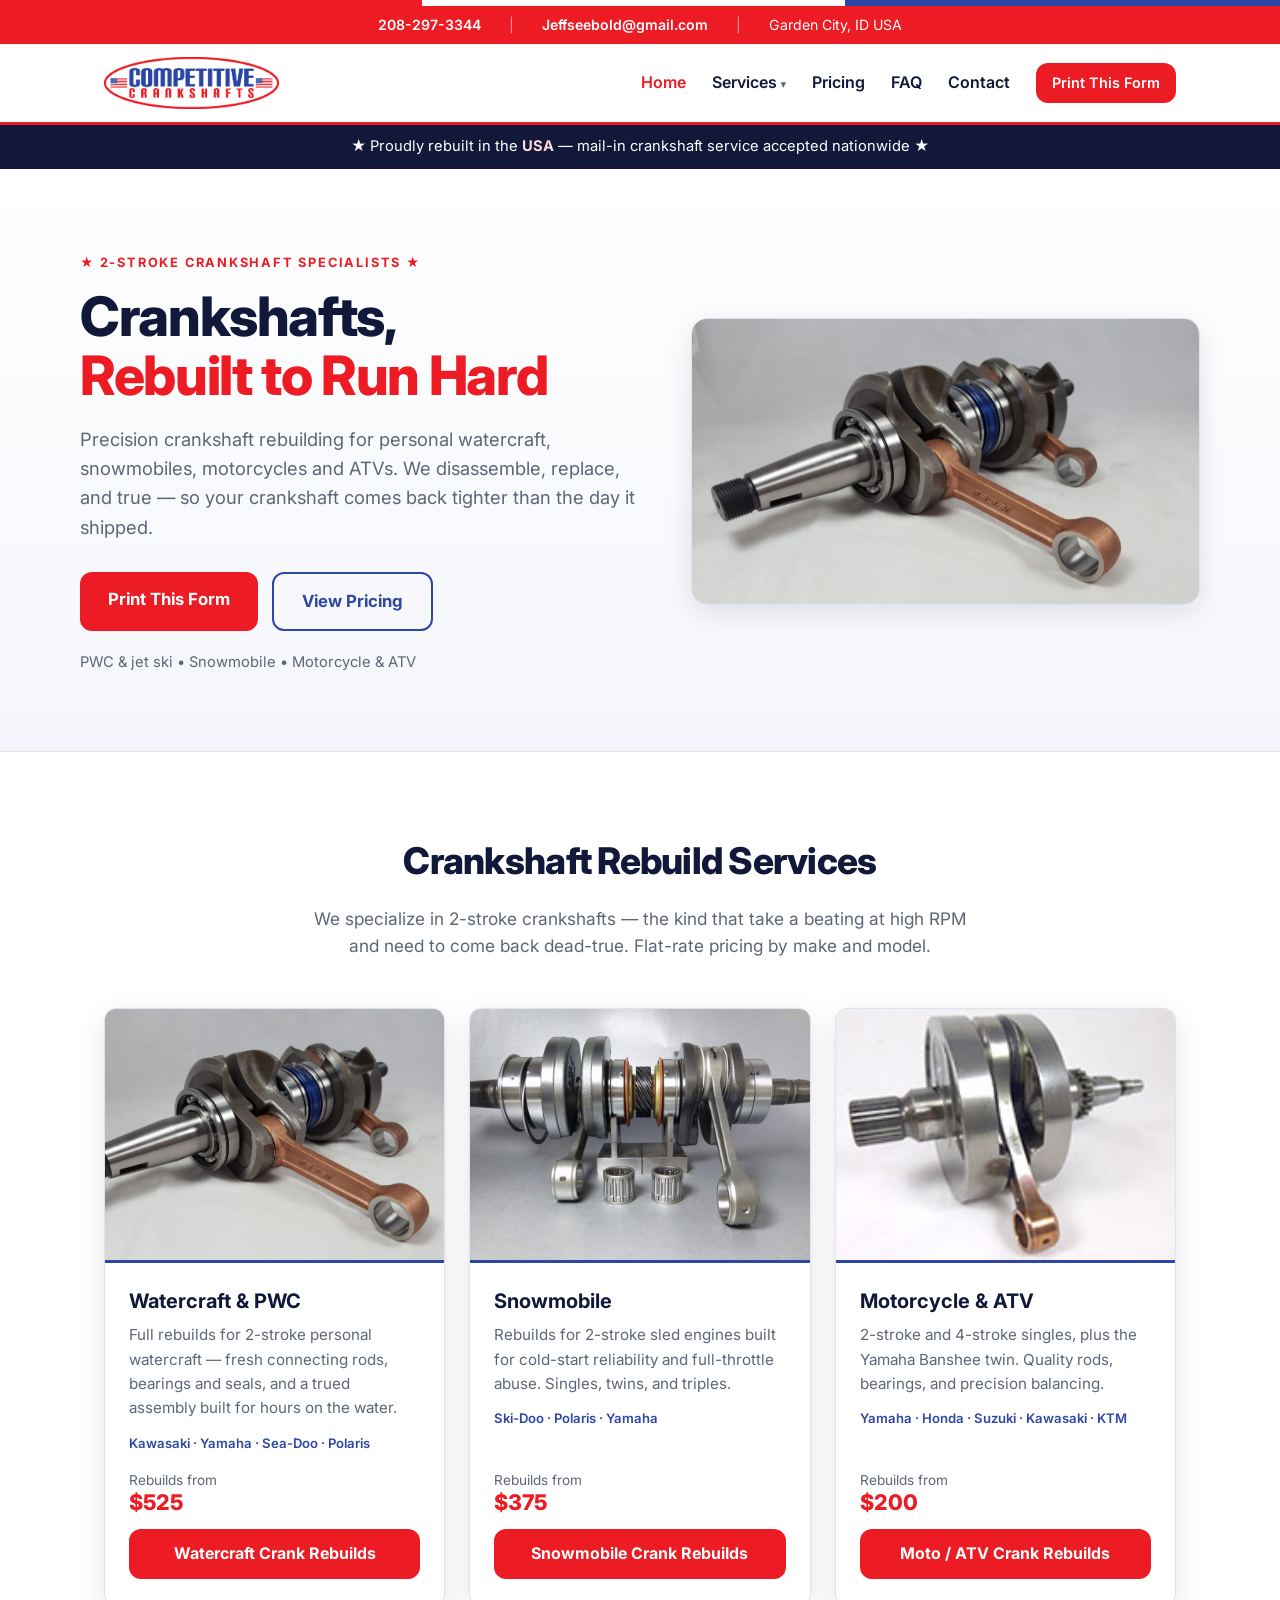
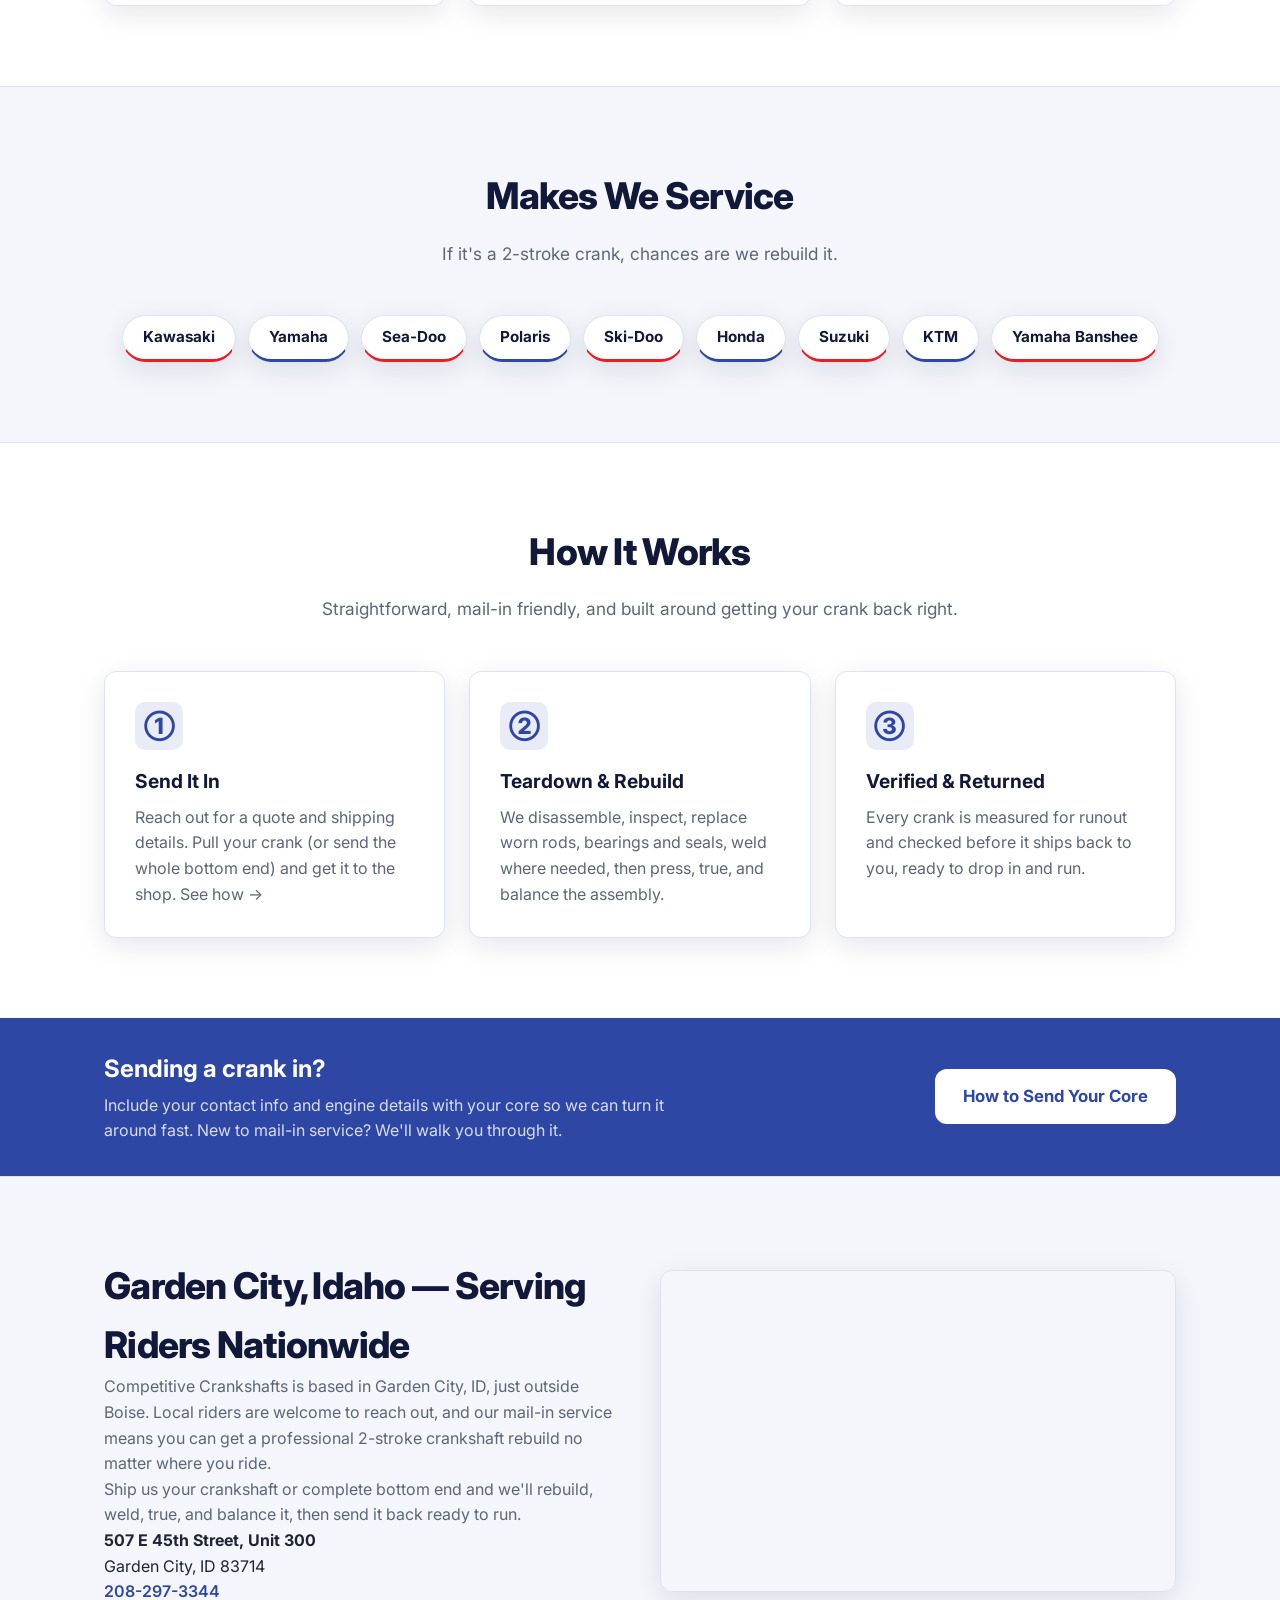
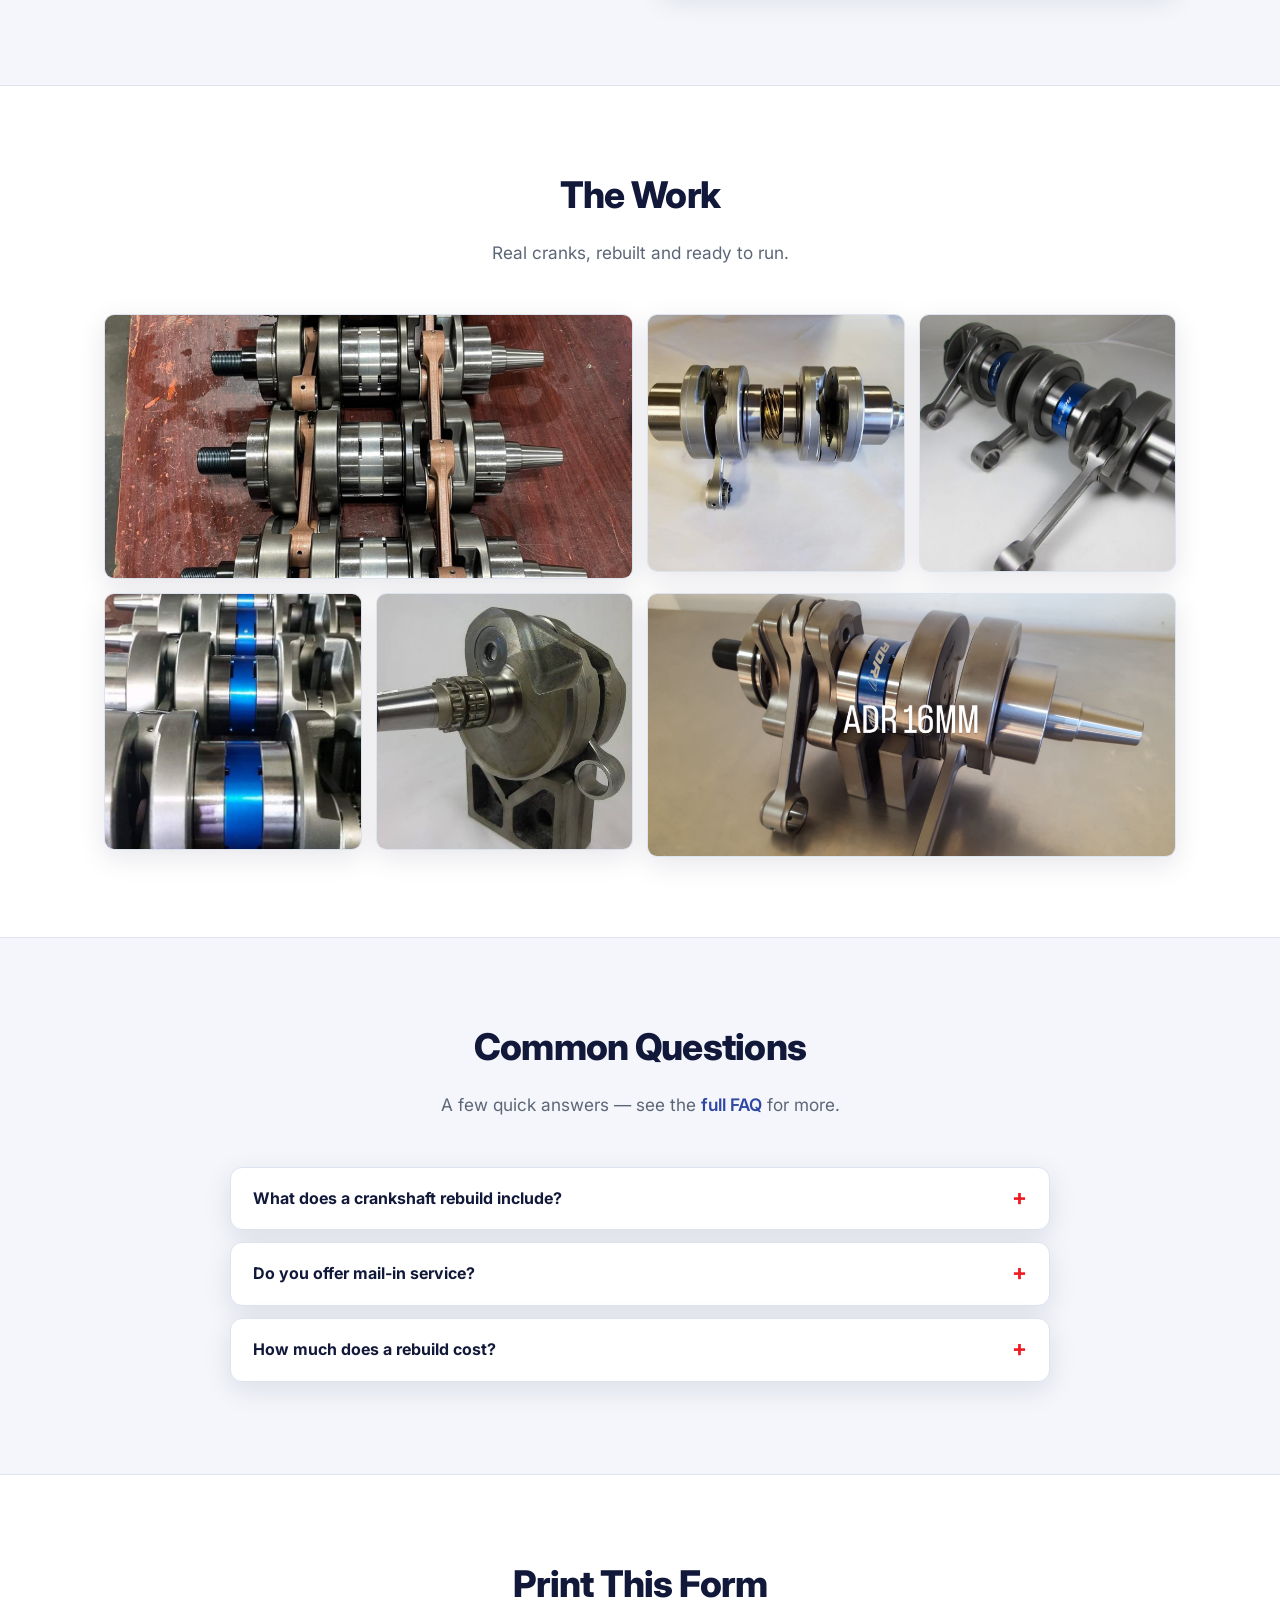
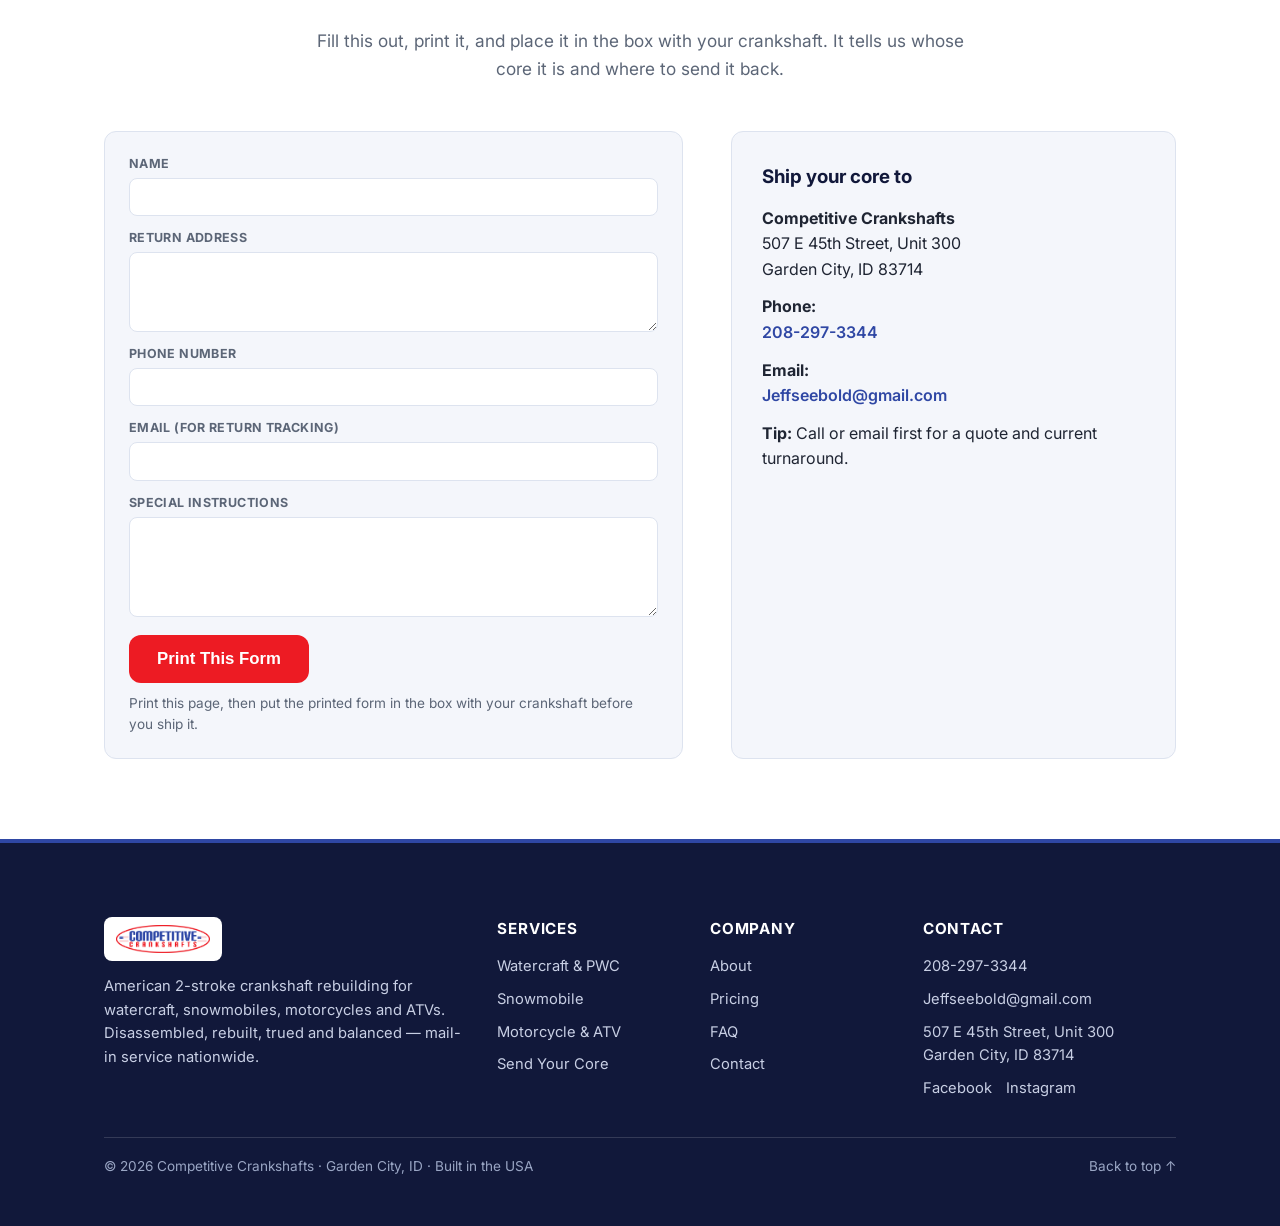
<file: index.html>
<!DOCTYPE html>
<html lang="en">
<head>
  <meta charset="UTF-8" />
  <meta name="viewport" content="width=device-width, initial-scale=1.0" />
  <title>Competitive Crankshafts — 2-Stroke Crankshaft Rebuilding | PWC, Snowmobile, Moto & ATV</title>
  <meta name="description" content="American 2-stroke crankshaft rebuilding for personal watercraft, snowmobiles, motorcycles and ATVs. New bearings & seals, welding, truing and balancing. Garden City, ID — mail-in service nationwide." />
  <link rel="canonical" href="https://competitivecrankshafts.com/index.html" />
  <meta name="robots" content="index, follow" />
  <meta property="og:site_name" content="Competitive Crankshafts" />
  <meta property="og:title" content="Competitive Crankshafts — 2-Stroke Crankshaft Rebuilding | PWC, Snowmobile, Moto & ATV" />
  <meta property="og:description" content="American 2-stroke crankshaft rebuilding for personal watercraft, snowmobiles, motorcycles and ATVs. New bearings & seals, welding, truing and balancing. Garden City, ID — mail-in service nationwide." />
  <meta property="og:type" content="website" />
  <meta property="og:url" content="https://competitivecrankshafts.com/index.html" />
  <meta property="og:image" content="https://competitivecrankshafts.com/assets/img/hero-crank.jpg" />
  <meta name="twitter:card" content="summary_large_image" />
  <meta name="twitter:title" content="Competitive Crankshafts — 2-Stroke Crankshaft Rebuilding | PWC, Snowmobile, Moto & ATV" />
  <meta name="twitter:description" content="American 2-stroke crankshaft rebuilding for personal watercraft, snowmobiles, motorcycles and ATVs. New bearings & seals, welding, truing and balancing. Garden City, ID — mail-in service nationwide." />
  <meta name="twitter:image" content="https://competitivecrankshafts.com/assets/img/hero-crank.jpg" />
  <meta name="theme-color" content="#ed1b23" />
  <link rel="preconnect" href="https://fonts.googleapis.com" />
  <link rel="preconnect" href="https://fonts.gstatic.com" crossorigin />
  <link href="https://fonts.googleapis.com/css2?family=Inter:wght@400;500;600;700;800&display=swap" rel="stylesheet" />
  <link rel="stylesheet" href="css/styles.css" />
  <link rel="icon" href="assets/favicon.svg" type="image/svg+xml" />
  <link rel="manifest" href="site.webmanifest" />
  <script type="application/ld+json">{"@context": "https://schema.org", "@type": "AutoRepair", "@id": "https://competitivecrankshafts.com/#business", "name": "Competitive Crankshafts", "image": "https://competitivecrankshafts.com/assets/img/hero-crank.jpg", "logo": "https://competitivecrankshafts.com/assets/img/logo.png", "url": "https://competitivecrankshafts.com/", "telephone": "+12082973344", "email": "Jeffseebold@gmail.com", "priceRange": "$$", "description": "Specialist 2-stroke crankshaft rebuilding for personal watercraft, snowmobiles, motorcycles and ATVs. New rods, bearings and seals; welding, truing and balancing. Mail-in service nationwide.", "address": {"@type": "PostalAddress", "streetAddress": "507 E 45th Street, Unit 300", "addressLocality": "Garden City", "addressRegion": "ID", "postalCode": "83714", "addressCountry": "US"}, "areaServed": [{"@type": "Country", "name": "United States"}, {"@type": "City", "name": "Garden City, ID"}, {"@type": "City", "name": "Boise, ID"}], "knowsAbout": ["2-stroke crankshaft rebuilding", "PWC crankshaft rebuild", "jet ski crankshaft rebuild", "snowmobile crankshaft rebuild", "motorcycle crankshaft rebuild", "ATV crankshaft rebuild", "crankshaft welding", "crankshaft truing", "crankshaft balancing"]}</script>
  <script type="application/ld+json">{"@context": "https://schema.org", "@type": "WebSite", "name": "Competitive Crankshafts", "url": "https://competitivecrankshafts.com/"}</script>
</head>
<body>
  <div class="stripe"></div>
  <div class="topbar">
    <div class="container">
      <a href="tel:+12082973344">208-297-3344</a>
      <span class="sep">|</span>
      <a href="mailto:Jeffseebold@gmail.com">Jeffseebold@gmail.com</a>
      <span class="sep">|</span>
      <span>Garden City, ID USA</span>
    </div>
  </div>
  <header class="site-header" id="top">
    <div class="container nav">
      <a class="brand" href="index.html"><img src="assets/img/logo.png" alt="Competitive Crankshafts" width="1803" height="535" /></a>
      <nav class="nav-links" aria-label="Primary">
        <a href="index.html" class="active">Home</a>
        <span class="has-dropdown"><a href="watercraft.html">Services</a>
          <span class="dropdown-menu"><a href="watercraft.html">Watercraft & PWC</a><a href="snowmobile.html">Snowmobile</a><a href="motorcycle-atv.html">Motorcycle & ATV</a><a href="send-your-core.html">Send Your Core</a></span>
        </span>
        <a href="pricing.html">Pricing</a>
        <a href="faq.html">FAQ</a>
        <a href="index.html#contact">Contact</a>
        <a href="index.html#contact" class="btn btn-sm">Print This Form</a>
      </nav>
      <button class="nav-toggle" aria-label="Toggle menu" aria-expanded="false">
        <span></span><span></span><span></span>
      </button>
    </div>
  </header>
  <div class="announce">★ Proudly rebuilt in the <strong>USA</strong> — mail-in crankshaft service accepted nationwide ★</div>

  <section class="hero">
    <div class="container hero-grid">
      <div>
        <span class="hero-flag">★ 2-Stroke Crankshaft Specialists ★</span>
        <h1>Crankshafts,<br /><span class="accent">Rebuilt to Run Hard</span></h1>
        <p class="hero-sub">Precision crankshaft rebuilding for personal watercraft, snowmobiles, motorcycles and ATVs. We disassemble, replace, and true — so your crankshaft comes back tighter than the day it shipped.</p>
        <div class="hero-cta">
          <a href="index.html#contact" class="btn btn-lg">Print This Form</a>
          <a href="pricing.html" class="btn btn-lg btn-ghost">View Pricing</a>
        </div>
        <p class="hero-meta">PWC &amp; jet ski • Snowmobile • Motorcycle &amp; ATV</p>
      </div>
      <div><img class="hero-photo" src="assets/img/hero-crank.jpg" alt="Freshly rebuilt 2-stroke crankshaft with new connecting rods and bearings" width="2048" height="1152" />
      </div>
    </div>
  </section>

  <section class="section" id="services">
    <div class="container">
      <h2 class="section-title">Crankshaft Rebuild Services</h2>
      <p class="section-lead">We specialize in 2-stroke crankshafts — the kind that take a beating at high RPM and need to come back dead-true. Flat-rate pricing by make and model.</p>
      <div class="cat-grid">
        <article class="cat-card"><img class="photo" src="assets/img/hero-crank.jpg" alt="Rebuilt 2-stroke PWC crankshaft with new connecting rods and bearings" width="2048" height="1152" loading="lazy" decoding="async" />
          <div class="body">
            <h3>Watercraft &amp; PWC</h3>
            <p>Full rebuilds for 2-stroke personal watercraft — fresh connecting rods, bearings and seals, and a trued assembly built for hours on the water.</p>
            <div class="brands">Kawasaki · Yamaha · Sea-Doo · Polaris</div>
            <div class="from">Rebuilds from <b>$525</b></div>
            <a href="watercraft.html" class="btn">Watercraft Crank Rebuilds</a>
          </div>
        </article>
        <article class="cat-card"><img class="photo" src="assets/img/card-snowmobile.jpg" alt="Rebuilt 2-stroke snowmobile crankshaft with new bearings and seals" width="960" height="640" loading="lazy" decoding="async" />
          <div class="body">
            <h3>Snowmobile</h3>
            <p>Rebuilds for 2-stroke sled engines built for cold-start reliability and full-throttle abuse. Singles, twins, and triples.</p>
            <div class="brands">Ski-Doo · Polaris · Yamaha</div>
            <div class="from">Rebuilds from <b>$375</b></div>
            <a href="snowmobile.html" class="btn">Snowmobile Crank Rebuilds</a>
          </div>
        </article>
        <article class="cat-card"><img class="photo" src="assets/img/card-single.jpg" alt="Rebuilt single-cylinder motorcycle / ATV crankshaft" width="200" height="154" loading="lazy" decoding="async" />
          <div class="body">
            <h3>Motorcycle &amp; ATV</h3>
            <p>2-stroke and 4-stroke singles, plus the Yamaha Banshee twin. Quality rods, bearings, and precision balancing.</p>
            <div class="brands">Yamaha · Honda · Suzuki · Kawasaki · KTM</div>
            <div class="from">Rebuilds from <b>$200</b></div>
            <a href="motorcycle-atv.html" class="btn">Moto / ATV Crank Rebuilds</a>
          </div>
        </article>
      </div>
    </div>
  </section>

  <section class="section section-alt">
    <div class="container">
      <h2 class="section-title">Makes We Service</h2>
      <p class="section-lead">If it's a 2-stroke crank, chances are we rebuild it.</p>
      <div class="brand-row">
        <span class="brand-chip">Kawasaki</span><span class="brand-chip">Yamaha</span>
        <span class="brand-chip">Sea-Doo</span><span class="brand-chip">Polaris</span>
        <span class="brand-chip">Ski-Doo</span><span class="brand-chip">Honda</span>
        <span class="brand-chip">Suzuki</span><span class="brand-chip">KTM</span>
        <span class="brand-chip">Yamaha Banshee</span>
      </div>
    </div>
  </section>

  <section class="section" id="process">
    <div class="container">
      <h2 class="section-title">How It Works</h2>
      <p class="section-lead">Straightforward, mail-in friendly, and built around getting your crank back right.</p>
      <div class="grid grid-3">
        <article class="card"><div class="card-icon">①</div><h3>Send It In</h3><p>Reach out for a quote and shipping details. Pull your crank (or send the whole bottom end) and get it to the shop. <a href="send-your-core.html">See how →</a></p></article>
        <article class="card"><div class="card-icon">②</div><h3>Teardown &amp; Rebuild</h3><p>We disassemble, inspect, replace worn rods, bearings and seals, weld where needed, then press, true, and balance the assembly.</p></article>
        <article class="card"><div class="card-icon">③</div><h3>Verified &amp; Returned</h3><p>Every crank is measured for runout and checked before it ships back to you, ready to drop in and run.</p></article>
      </div>
    </div>
  </section>

  <section class="workorder">
    <div class="container">
      <div>
        <h3>Sending a crank in?</h3>
        <p>Include your contact info and engine details with your core so we can turn it around fast. New to mail-in service? We'll walk you through it.</p>
      </div>
      <a href="send-your-core.html" class="btn btn-lg">How to Send Your Core</a>
    </div>
  </section>

  <section class="section section-alt" id="area">
    <div class="container local-grid">
      <div>
        <h2 class="section-title left">Garden City, Idaho — Serving Riders Nationwide</h2>
        <p style="color:var(--muted)">Competitive Crankshafts is based in Garden City, ID, just outside Boise. Local riders are welcome to reach out, and our mail-in service means you can get a professional 2-stroke crankshaft rebuild no matter where you ride.</p>
        <p style="color:var(--muted)">Ship us your crankshaft or complete bottom end and we'll rebuild, weld, true, and balance it, then send it back ready to run.</p>
        <p><strong>507 E 45th Street, Unit 300</strong><br />Garden City, ID 83714<br />
        <a href="tel:+12082973344" style="color:var(--blue);font-weight:600">208-297-3344</a></p>
      </div>
      <div class="map-embed">
        <iframe title="Map to Competitive Crankshafts" loading="lazy" referrerpolicy="no-referrer-when-downgrade"
          src="https://www.google.com/maps?q=507+E+45th+Street+Unit+300+Garden+City+ID+83714&output=embed"></iframe>
      </div>
    </div>
  </section>

  <section class="section" id="work">
    <div class="container">
      <h2 class="section-title">The Work</h2>
      <p class="section-lead">Real cranks, rebuilt and ready to run.</p>
      <div class="gallery">
        <img class="wide" src="assets/img/bench-row.jpg" alt="Row of rebuilt 2-stroke crankshafts on the bench" width="1536" height="2048" loading="lazy" decoding="async" />
        <img src="assets/img/twin-crank.jpg" alt="Rebuilt twin crankshaft, close up" width="1080" height="810" loading="lazy" decoding="async" />
        <img src="assets/img/triple-crank.jpg" alt="Rebuilt triple crankshaft assembly" width="1500" height="1125" loading="lazy" decoding="async" />
        <img src="assets/img/blue-seal-row.jpg" alt="Rebuilt crankshafts with new center seals" width="540" height="960" loading="lazy" decoding="async" />
        <img src="assets/img/fixture-closeup.jpg" alt="Crankshaft on truing fixture" width="648" height="486" loading="lazy" decoding="async" />
        <img class="wide" src="assets/img/adr-16mm.jpg" alt="Rebuilt crankshaft with quality connecting rods" width="2048" height="1152" loading="lazy" decoding="async" />
      </div>
    </div>
  </section>

  <section class="section section-alt" id="faq">
    <div class="container">
      <h2 class="section-title">Common Questions</h2>
      <p class="section-lead">A few quick answers — see the <a href="faq.html" style="color:var(--blue);font-weight:600">full FAQ</a> for more.</p>
      <div class="faq-list"><details class="faq-item"><summary>What does a crankshaft rebuild include?</summary><div class="answer">A full teardown, inspection, and reassembly with new connecting rods, big-end bearings and seals as needed, plus welding where required, then pressing, truing to tight runout, and balancing.</div></details><details class="faq-item"><summary>Do you offer mail-in service?</summary><div class="answer">Yes — we accept crankshafts and complete bottom ends from anywhere in the country. See <a href="send-your-core.html">how to send your core</a>.</div></details><details class="faq-item"><summary>How much does a rebuild cost?</summary><div class="answer">Pricing is flat-rate by make and model. See the full <a href="pricing.html">price list</a> for watercraft, snowmobile, and motorcycle/ATV.</div></details></div>
    </div>
  </section>

  <section class="section" id="contact">
    <div class="container">
      <h2 class="section-title">Print This Form</h2>
      <p class="section-lead">Fill this out, print it, and place it in the box with your crankshaft. It tells us whose core it is and where to send it back.</p>
      <div class="contact-grid">
        <form class="contact-form" id="ship-form">
          <div class="print-head">
            <img src="assets/img/logo.png" alt="Competitive Crankshafts" />
            <div><strong>Mail-In Crankshaft Rebuild Form</strong><br />Ship to: 507 E 45th Street, Unit 300, Garden City, ID 83714 &nbsp;·&nbsp; 208-297-3344</div>
          </div>
          <div class="field"><label for="name">Name</label><input type="text" id="name" name="name" /></div>
          <div class="field"><label for="addr">Return address</label><textarea id="addr" name="addr" rows="3"></textarea></div>
          <div class="field"><label for="phone">Phone number</label><input type="tel" id="phone" name="phone" /></div>
          <div class="field"><label for="email">Email (for return tracking)</label><input type="email" id="email" name="email" /></div>
          <div class="field"><label for="notes">Special instructions</label><textarea id="notes" name="notes" rows="4"></textarea></div>
          <button type="button" class="btn btn-lg no-print" onclick="window.print()">Print This Form</button>
          <p class="form-note no-print">Print this page, then put the printed form in the box with your crankshaft before you ship it.</p>
        </form>
        <div class="contact-details no-print">
          <h3>Ship your core to</h3>
          <p><strong>Competitive Crankshafts</strong><br />507 E 45th Street, Unit 300<br />Garden City, ID 83714</p>
          <p><strong>Phone:</strong><br /><a href="tel:+12082973344">208-297-3344</a></p>
          <p><strong>Email:</strong><br /><a href="mailto:Jeffseebold@gmail.com">Jeffseebold@gmail.com</a></p>
          <p><strong>Tip:</strong> Call or email first for a quote and current turnaround.</p>
        </div>
      </div>
    </div>
  </section>

  <footer class="site-footer">
    <div class="container">
      <div class="footer-cols">
        <div>
          <div class="footer-brand"><img src="assets/img/logo.png" alt="Competitive Crankshafts" /></div>
          <p>American 2-stroke crankshaft rebuilding for watercraft, snowmobiles, motorcycles and ATVs. Disassembled, rebuilt, trued and balanced — mail-in service nationwide.</p>
        </div>
        <div>
          <h4>Services</h4>
          <a href="watercraft.html">Watercraft & PWC</a><a href="snowmobile.html">Snowmobile</a><a href="motorcycle-atv.html">Motorcycle & ATV</a><a href="send-your-core.html">Send Your Core</a>
        </div>
        <div>
          <h4>Company</h4>
          <a href="index.html#about">About</a>
          <a href="pricing.html">Pricing</a>
          <a href="faq.html">FAQ</a>
          <a href="index.html#contact">Contact</a>
        </div>
        <div>
          <h4>Contact</h4>
          <a href="tel:+12082973344">208-297-3344</a>
          <a href="mailto:Jeffseebold@gmail.com">Jeffseebold@gmail.com</a>
          <p>507 E 45th Street, Unit 300<br />Garden City, ID 83714</p>
          <p><!-- Add social links -->
            <a href="#" aria-label="Facebook" style="display:inline;margin-right:10px;">Facebook</a>
            <a href="#" aria-label="Instagram" style="display:inline;">Instagram</a>
          </p>
        </div>
      </div>
      <div class="footer-bottom">
        <span>&copy; <span id="year"></span> Competitive Crankshafts · Garden City, ID · Built in the USA</span>
        <a href="#top">Back to top ↑</a>
      </div>
    </div>
  </footer>

  <script src="js/main.js"></script>
</body>
</html>
</file>
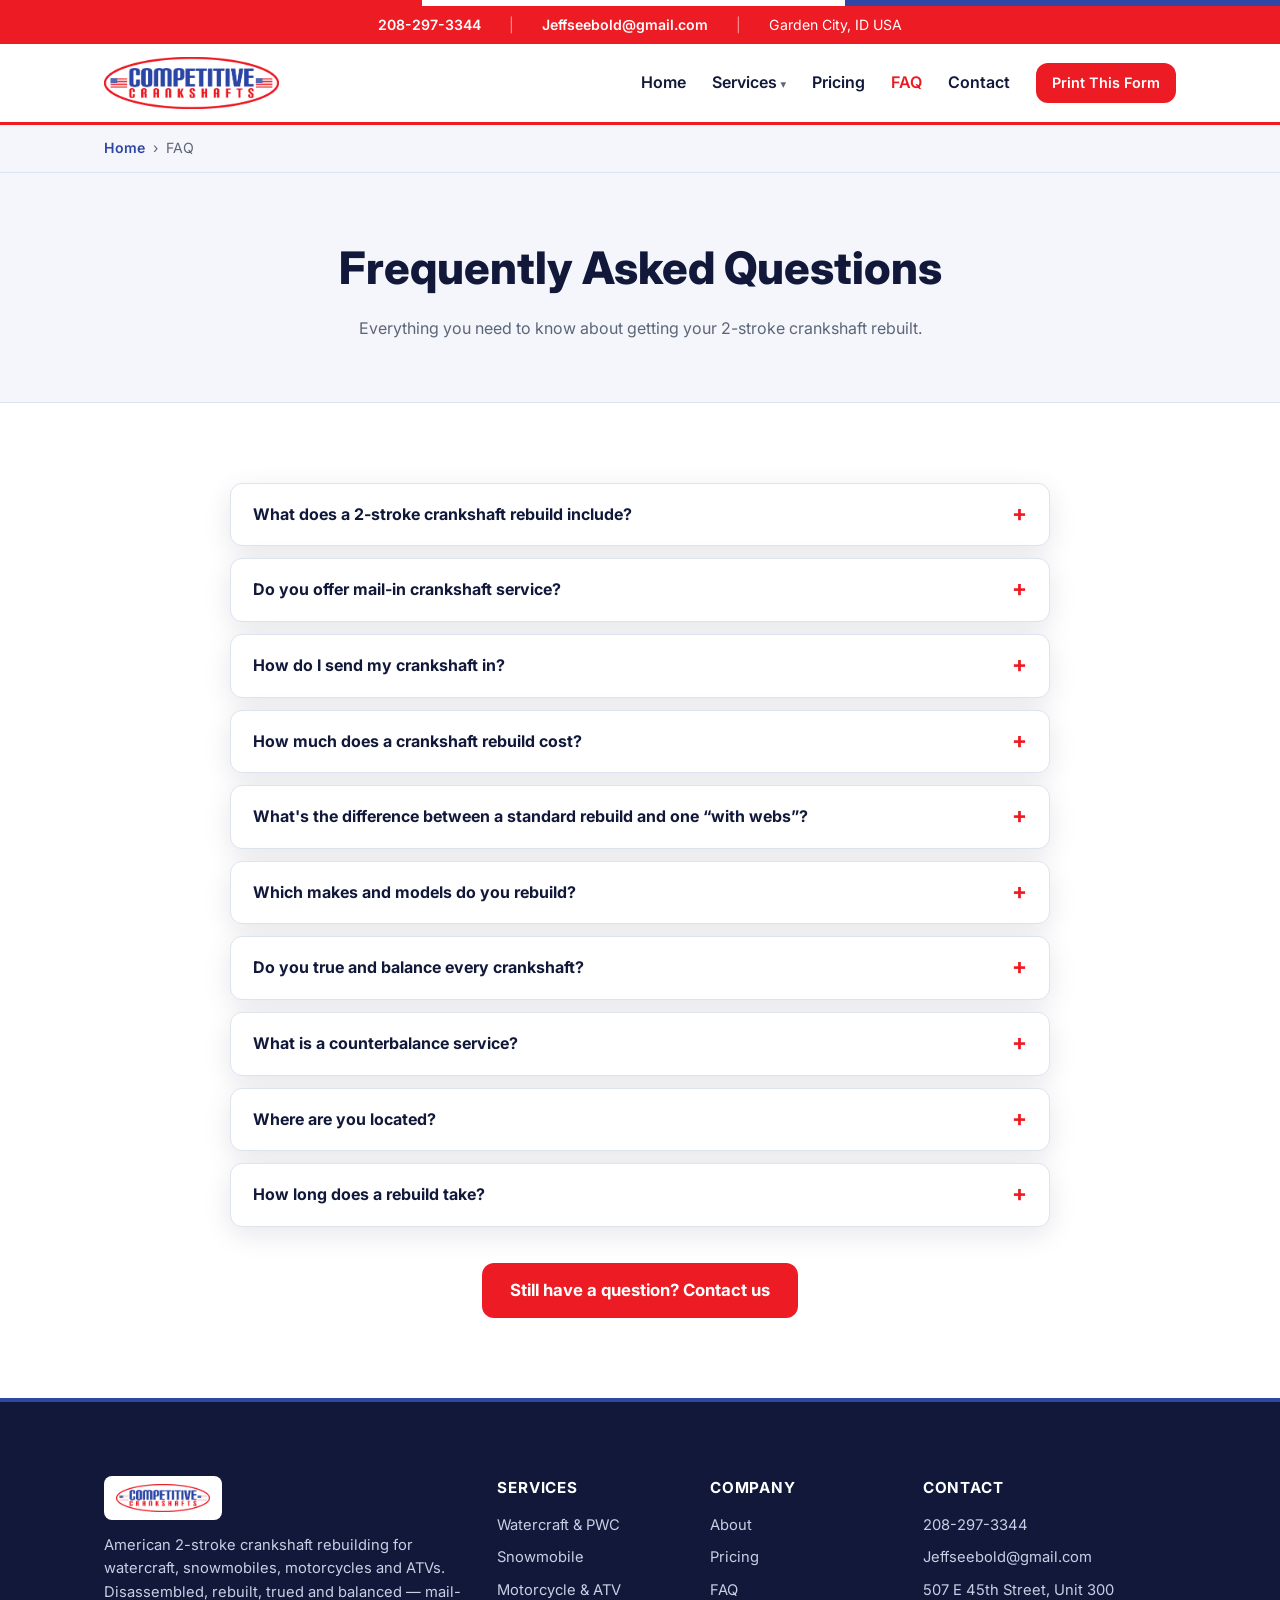
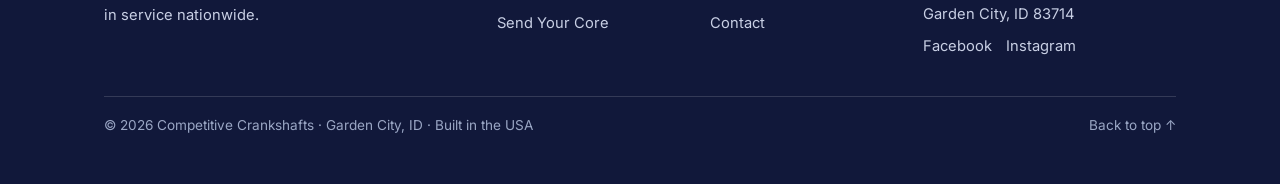
<file: faq.html>
<!DOCTYPE html>
<html lang="en">
<head>
  <meta charset="UTF-8" />
  <meta name="viewport" content="width=device-width, initial-scale=1.0" />
  <title>FAQ — 2-Stroke Crankshaft Rebuilding | Competitive Crankshafts</title>
  <meta name="description" content="Answers to common questions about 2-stroke crankshaft rebuilding: what's included, mail-in service, how to send your core, pricing, turnaround, and the makes we rebuild." />
  <link rel="canonical" href="https://competitivecrankshafts.com/faq.html" />
  <meta name="robots" content="index, follow" />
  <meta property="og:site_name" content="Competitive Crankshafts" />
  <meta property="og:title" content="FAQ — 2-Stroke Crankshaft Rebuilding | Competitive Crankshafts" />
  <meta property="og:description" content="Answers to common questions about 2-stroke crankshaft rebuilding: what's included, mail-in service, how to send your core, pricing, turnaround, and the makes we rebuild." />
  <meta property="og:type" content="website" />
  <meta property="og:url" content="https://competitivecrankshafts.com/faq.html" />
  <meta property="og:image" content="https://competitivecrankshafts.com/assets/img/hero-crank.jpg" />
  <meta name="twitter:card" content="summary_large_image" />
  <meta name="twitter:title" content="FAQ — 2-Stroke Crankshaft Rebuilding | Competitive Crankshafts" />
  <meta name="twitter:description" content="Answers to common questions about 2-stroke crankshaft rebuilding: what's included, mail-in service, how to send your core, pricing, turnaround, and the makes we rebuild." />
  <meta name="twitter:image" content="https://competitivecrankshafts.com/assets/img/hero-crank.jpg" />
  <meta name="theme-color" content="#ed1b23" />
  <link rel="preconnect" href="https://fonts.googleapis.com" />
  <link rel="preconnect" href="https://fonts.gstatic.com" crossorigin />
  <link href="https://fonts.googleapis.com/css2?family=Inter:wght@400;500;600;700;800&display=swap" rel="stylesheet" />
  <link rel="stylesheet" href="css/styles.css" />
  <link rel="icon" href="assets/favicon.svg" type="image/svg+xml" />
  <link rel="manifest" href="site.webmanifest" />
  <script type="application/ld+json">{"@context": "https://schema.org", "@type": "FAQPage", "mainEntity": [{"@type": "Question", "name": "What does a 2-stroke crankshaft rebuild include?", "acceptedAnswer": {"@type": "Answer", "text": "A complete teardown and rebuild: we disassemble the crankshaft, inspect every component, and replace worn connecting rods, big-end bearings, thrust washers and seals as needed. We weld where required, then press the assembly back together, true it to a tight runout spec, and balance it. Every crank is verified before it ships back."}}, {"@type": "Question", "name": "Do you offer mail-in crankshaft service?", "acceptedAnswer": {"@type": "Answer", "text": "Yes. We accept crankshafts and complete bottom ends from anywhere in the United States. Most of our work is mail-in. See our step-by-step <a href=\"send-your-core.html\">guide to sending your core</a>."}}, {"@type": "Question", "name": "How do I send my crankshaft in?", "acceptedAnswer": {"@type": "Answer", "text": "Contact us first for a quote and shipping details, then remove your crank (or send the whole bottom end), tag it with your name and contact info, package it securely, and ship it to our Garden City, ID shop. Full instructions are on the <a href=\"send-your-core.html\">Send Your Core</a> page."}}, {"@type": "Question", "name": "How much does a crankshaft rebuild cost?", "acceptedAnswer": {"@type": "Answer", "text": "Pricing is flat-rate by make and model. See the complete <a href=\"pricing.html\">price list</a> for watercraft, snowmobile, and motorcycle/ATV. If your model isn't listed, call us for a quote."}}, {"@type": "Question", "name": "What's the difference between a standard rebuild and one \u201cwith webs\u201d?", "acceptedAnswer": {"@type": "Answer", "text": "Some watercraft cranks can be rebuilt with welded webs for added strength on higher-output or hard-use applications. Those options are priced separately on the price list (shown as \u201cw/ webs\u201d). Not sure which you need? Ask us and we\u2019ll point you the right way."}}, {"@type": "Question", "name": "Which makes and models do you rebuild?", "acceptedAnswer": {"@type": "Answer", "text": "Watercraft (Kawasaki, Yamaha, Sea-Doo, Polaris), snowmobile (Ski-Doo, Polaris, Yamaha), and motorcycle/ATV (Yamaha including the Banshee, Honda, Suzuki, Kawasaki, KTM). If it\u2019s a 2-stroke crank, there\u2019s a good chance we rebuild it."}}, {"@type": "Question", "name": "Do you true and balance every crankshaft?", "acceptedAnswer": {"@type": "Answer", "text": "Yes. Truing to a tight runout tolerance and balancing are part of every rebuild. A crank that isn\u2019t dead-true will vibrate, wear bearings prematurely, and rob power, so we verify every assembly on the bench before it goes back out."}}, {"@type": "Question", "name": "What is a counterbalance service?", "acceptedAnswer": {"@type": "Answer", "text": "Certain engines, like the Sea-Doo 785 and 951, use a counterbalance shaft. We offer counterbalance service for those models \u2014 see the watercraft section of the price list."}}, {"@type": "Question", "name": "Where are you located?", "acceptedAnswer": {"@type": "Answer", "text": "We\u2019re in Garden City, Idaho, just outside Boise, at 507 E 45th Street, Unit 300. Local customers are welcome, and we ship rebuilt cranks back to customers nationwide."}}, {"@type": "Question", "name": "How long does a rebuild take?", "acceptedAnswer": {"@type": "Answer", "text": "Turnaround depends on current shop volume and parts availability. <a href=\"index.html#contact\">Contact us</a> or call <a href=\"tel:+12082973344\">208-297-3344</a> for the current turnaround time before you ship."}}]}</script>
  <script type="application/ld+json">{"@context": "https://schema.org", "@type": "BreadcrumbList", "itemListElement": [{"@type": "ListItem", "position": 1, "name": "Home", "item": "https://competitivecrankshafts.com/index.html"}, {"@type": "ListItem", "position": 2, "name": "FAQ", "item": "https://competitivecrankshafts.com/faq.html"}]}</script>
</head>
<body>
  <div class="stripe"></div>
  <div class="topbar">
    <div class="container">
      <a href="tel:+12082973344">208-297-3344</a>
      <span class="sep">|</span>
      <a href="mailto:Jeffseebold@gmail.com">Jeffseebold@gmail.com</a>
      <span class="sep">|</span>
      <span>Garden City, ID USA</span>
    </div>
  </div>
  <header class="site-header" id="top">
    <div class="container nav">
      <a class="brand" href="index.html"><img src="assets/img/logo.png" alt="Competitive Crankshafts" width="1803" height="535" /></a>
      <nav class="nav-links" aria-label="Primary">
        <a href="index.html">Home</a>
        <span class="has-dropdown"><a href="watercraft.html">Services</a>
          <span class="dropdown-menu"><a href="watercraft.html">Watercraft & PWC</a><a href="snowmobile.html">Snowmobile</a><a href="motorcycle-atv.html">Motorcycle & ATV</a><a href="send-your-core.html">Send Your Core</a></span>
        </span>
        <a href="pricing.html">Pricing</a>
        <a href="faq.html" class="active">FAQ</a>
        <a href="index.html#contact">Contact</a>
        <a href="index.html#contact" class="btn btn-sm">Print This Form</a>
      </nav>
      <button class="nav-toggle" aria-label="Toggle menu" aria-expanded="false">
        <span></span><span></span><span></span>
      </button>
    </div>
  </header>
  <nav class="breadcrumb" aria-label="Breadcrumb"><div class="container"><ol><li><a href="index.html">Home</a></li><li>FAQ</li></ol></div></nav>
  <section class="page-hero">
    <div class="container"><h1>Frequently Asked Questions</h1>
    <p>Everything you need to know about getting your 2-stroke crankshaft rebuilt.</p></div>
  </section>
  <section class="section">
    <div class="container">
      <div class="faq-list"><details class="faq-item"><summary>What does a 2-stroke crankshaft rebuild include?</summary><div class="answer">A complete teardown and rebuild: we disassemble the crankshaft, inspect every component, and replace worn connecting rods, big-end bearings, thrust washers and seals as needed. We weld where required, then press the assembly back together, true it to a tight runout spec, and balance it. Every crank is verified before it ships back.</div></details><details class="faq-item"><summary>Do you offer mail-in crankshaft service?</summary><div class="answer">Yes. We accept crankshafts and complete bottom ends from anywhere in the United States. Most of our work is mail-in. See our step-by-step <a href="send-your-core.html">guide to sending your core</a>.</div></details><details class="faq-item"><summary>How do I send my crankshaft in?</summary><div class="answer">Contact us first for a quote and shipping details, then remove your crank (or send the whole bottom end), tag it with your name and contact info, package it securely, and ship it to our Garden City, ID shop. Full instructions are on the <a href="send-your-core.html">Send Your Core</a> page.</div></details><details class="faq-item"><summary>How much does a crankshaft rebuild cost?</summary><div class="answer">Pricing is flat-rate by make and model. See the complete <a href="pricing.html">price list</a> for watercraft, snowmobile, and motorcycle/ATV. If your model isn't listed, call us for a quote.</div></details><details class="faq-item"><summary>What's the difference between a standard rebuild and one “with webs”?</summary><div class="answer">Some watercraft cranks can be rebuilt with welded webs for added strength on higher-output or hard-use applications. Those options are priced separately on the price list (shown as “w/ webs”). Not sure which you need? Ask us and we’ll point you the right way.</div></details><details class="faq-item"><summary>Which makes and models do you rebuild?</summary><div class="answer">Watercraft (Kawasaki, Yamaha, Sea-Doo, Polaris), snowmobile (Ski-Doo, Polaris, Yamaha), and motorcycle/ATV (Yamaha including the Banshee, Honda, Suzuki, Kawasaki, KTM). If it’s a 2-stroke crank, there’s a good chance we rebuild it.</div></details><details class="faq-item"><summary>Do you true and balance every crankshaft?</summary><div class="answer">Yes. Truing to a tight runout tolerance and balancing are part of every rebuild. A crank that isn’t dead-true will vibrate, wear bearings prematurely, and rob power, so we verify every assembly on the bench before it goes back out.</div></details><details class="faq-item"><summary>What is a counterbalance service?</summary><div class="answer">Certain engines, like the Sea-Doo 785 and 951, use a counterbalance shaft. We offer counterbalance service for those models — see the watercraft section of the price list.</div></details><details class="faq-item"><summary>Where are you located?</summary><div class="answer">We’re in Garden City, Idaho, just outside Boise, at 507 E 45th Street, Unit 300. Local customers are welcome, and we ship rebuilt cranks back to customers nationwide.</div></details><details class="faq-item"><summary>How long does a rebuild take?</summary><div class="answer">Turnaround depends on current shop volume and parts availability. <a href="index.html#contact">Contact us</a> or call <a href="tel:+12082973344">208-297-3344</a> for the current turnaround time before you ship.</div></details></div>
      <div class="price-cta" style="margin-top:36px"><a href="index.html#contact" class="btn btn-lg">Still have a question? Contact us</a></div>
    </div>
  </section>

  <footer class="site-footer">
    <div class="container">
      <div class="footer-cols">
        <div>
          <div class="footer-brand"><img src="assets/img/logo.png" alt="Competitive Crankshafts" /></div>
          <p>American 2-stroke crankshaft rebuilding for watercraft, snowmobiles, motorcycles and ATVs. Disassembled, rebuilt, trued and balanced — mail-in service nationwide.</p>
        </div>
        <div>
          <h4>Services</h4>
          <a href="watercraft.html">Watercraft & PWC</a><a href="snowmobile.html">Snowmobile</a><a href="motorcycle-atv.html">Motorcycle & ATV</a><a href="send-your-core.html">Send Your Core</a>
        </div>
        <div>
          <h4>Company</h4>
          <a href="index.html#about">About</a>
          <a href="pricing.html">Pricing</a>
          <a href="faq.html">FAQ</a>
          <a href="index.html#contact">Contact</a>
        </div>
        <div>
          <h4>Contact</h4>
          <a href="tel:+12082973344">208-297-3344</a>
          <a href="mailto:Jeffseebold@gmail.com">Jeffseebold@gmail.com</a>
          <p>507 E 45th Street, Unit 300<br />Garden City, ID 83714</p>
          <p><!-- Add social links -->
            <a href="#" aria-label="Facebook" style="display:inline;margin-right:10px;">Facebook</a>
            <a href="#" aria-label="Instagram" style="display:inline;">Instagram</a>
          </p>
        </div>
      </div>
      <div class="footer-bottom">
        <span>&copy; <span id="year"></span> Competitive Crankshafts · Garden City, ID · Built in the USA</span>
        <a href="#top">Back to top ↑</a>
      </div>
    </div>
  </footer>

  <script src="js/main.js"></script>
</body>
</html>
</file>
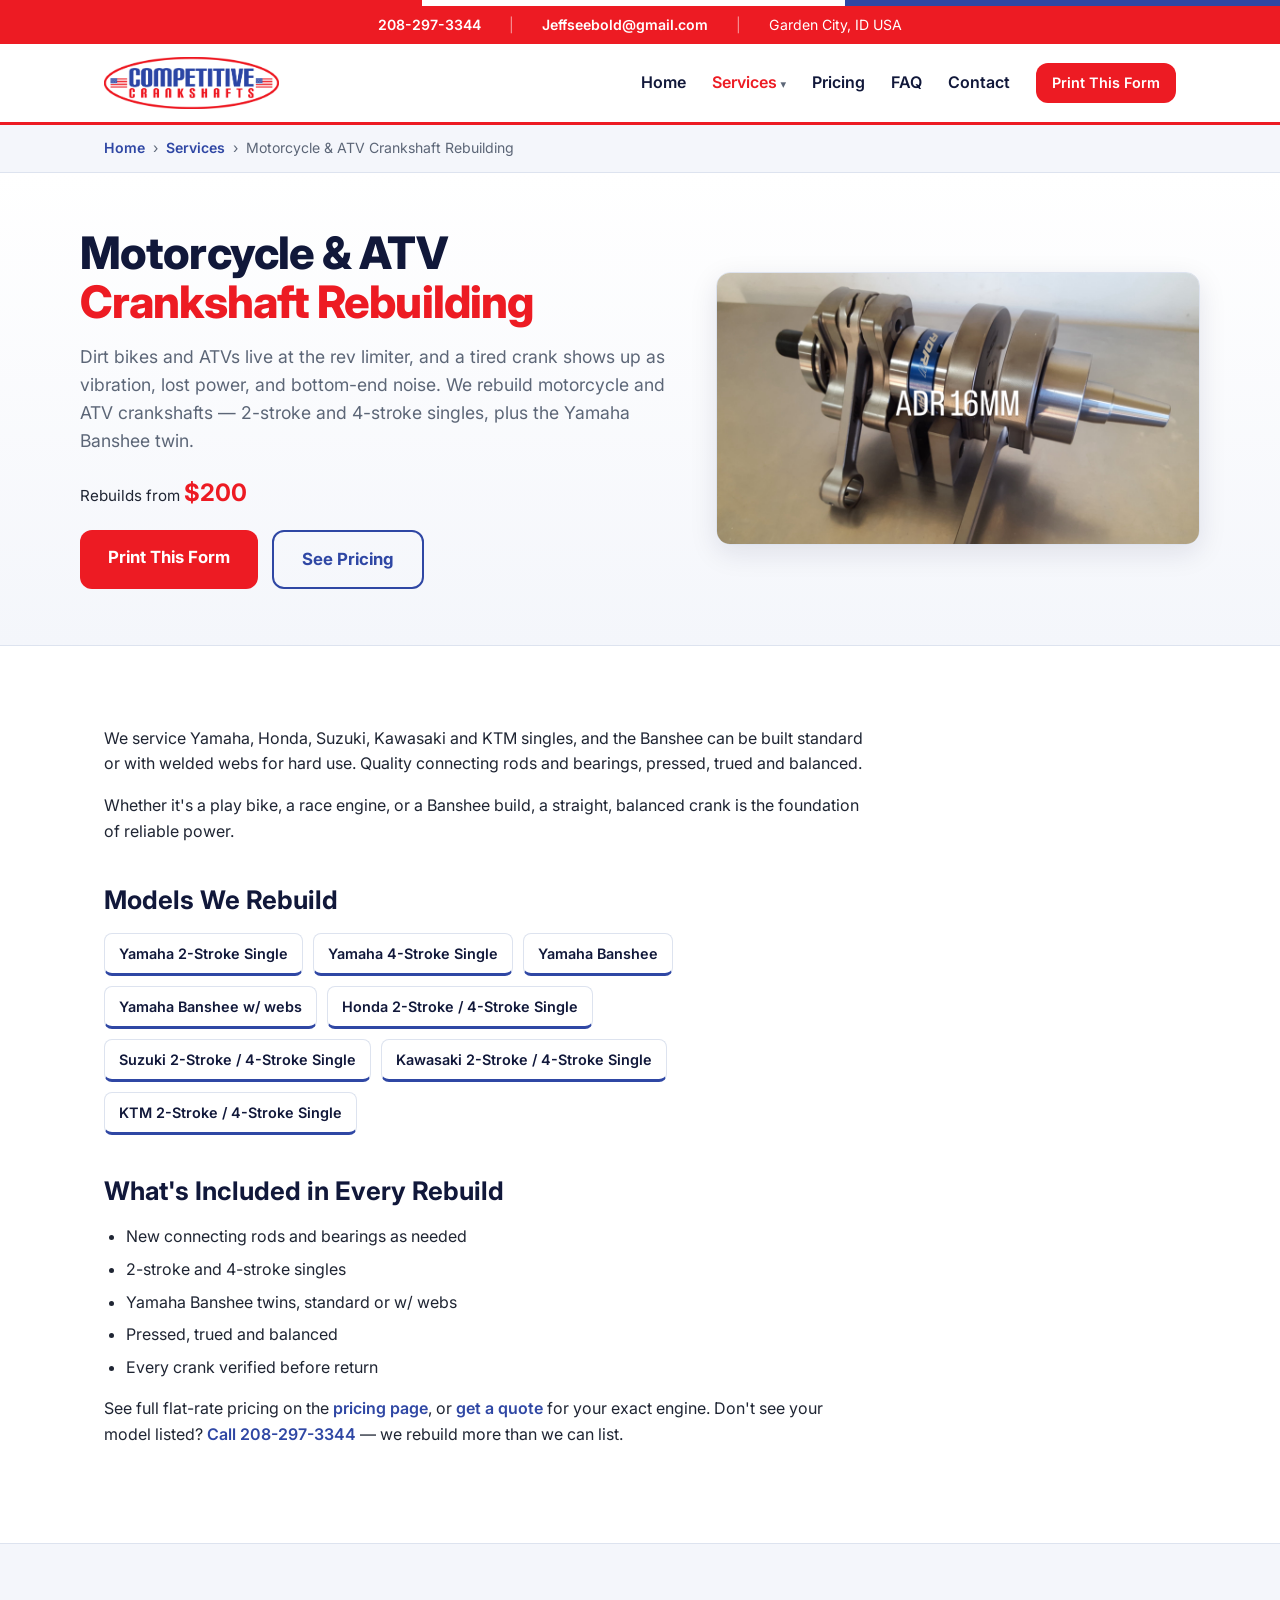
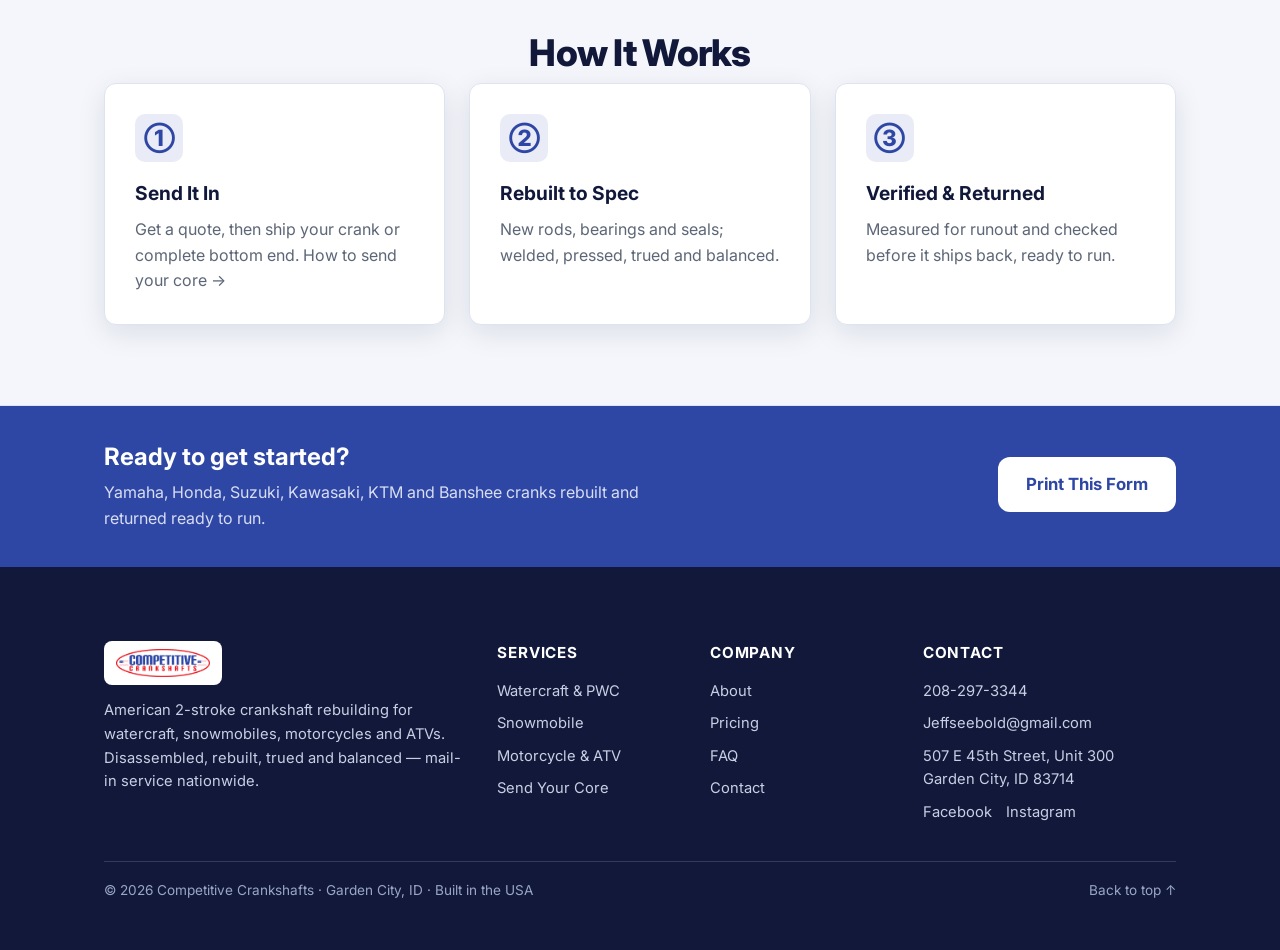
<file: motorcycle-atv.html>
<!DOCTYPE html>
<html lang="en">
<head>
  <meta charset="UTF-8" />
  <meta name="viewport" content="width=device-width, initial-scale=1.0" />
  <title>Motorcycle & ATV Crankshaft Rebuilding — Banshee, MX | Competitive Crankshafts</title>
  <meta name="description" content="Motorcycle and ATV crankshaft rebuilding — 2-stroke and 4-stroke singles plus the Yamaha Banshee twin. Yamaha, Honda, Suzuki, Kawasaki, KTM. New rods, bearings; trued and balanced. Mail-in nationwide." />
  <link rel="canonical" href="https://competitivecrankshafts.com/motorcycle-atv.html" />
  <meta name="robots" content="index, follow" />
  <meta property="og:site_name" content="Competitive Crankshafts" />
  <meta property="og:title" content="Motorcycle & ATV Crankshaft Rebuilding — Banshee, MX | Competitive Crankshafts" />
  <meta property="og:description" content="Motorcycle and ATV crankshaft rebuilding — 2-stroke and 4-stroke singles plus the Yamaha Banshee twin. Yamaha, Honda, Suzuki, Kawasaki, KTM. New rods, bearings; trued and balanced. Mail-in nationwide." />
  <meta property="og:type" content="website" />
  <meta property="og:url" content="https://competitivecrankshafts.com/motorcycle-atv.html" />
  <meta property="og:image" content="https://competitivecrankshafts.com/assets/img/adr-16mm.jpg" />
  <meta name="twitter:card" content="summary_large_image" />
  <meta name="twitter:title" content="Motorcycle & ATV Crankshaft Rebuilding — Banshee, MX | Competitive Crankshafts" />
  <meta name="twitter:description" content="Motorcycle and ATV crankshaft rebuilding — 2-stroke and 4-stroke singles plus the Yamaha Banshee twin. Yamaha, Honda, Suzuki, Kawasaki, KTM. New rods, bearings; trued and balanced. Mail-in nationwide." />
  <meta name="twitter:image" content="https://competitivecrankshafts.com/assets/img/adr-16mm.jpg" />
  <meta name="theme-color" content="#ed1b23" />
  <link rel="preconnect" href="https://fonts.googleapis.com" />
  <link rel="preconnect" href="https://fonts.gstatic.com" crossorigin />
  <link href="https://fonts.googleapis.com/css2?family=Inter:wght@400;500;600;700;800&display=swap" rel="stylesheet" />
  <link rel="stylesheet" href="css/styles.css" />
  <link rel="icon" href="assets/favicon.svg" type="image/svg+xml" />
  <link rel="manifest" href="site.webmanifest" />
  <script type="application/ld+json">{"@context": "https://schema.org", "@type": "Service", "name": "Motorcycle & ATV Crankshaft Rebuilding", "description": "Motorcycle and ATV crankshaft rebuilding \u2014 2-stroke and 4-stroke singles plus the Yamaha Banshee twin. Yamaha, Honda, Suzuki, Kawasaki, KTM. New rods, bearings; trued and balanced. Mail-in nationwide.", "serviceType": "Motorcycle & ATV Crankshaft Rebuilding", "url": "https://competitivecrankshafts.com/motorcycle-atv.html", "provider": {"@id": "https://competitivecrankshafts.com/#business"}, "areaServed": {"@type": "Country", "name": "United States"}}</script>
  <script type="application/ld+json">{"@context": "https://schema.org", "@type": "BreadcrumbList", "itemListElement": [{"@type": "ListItem", "position": 1, "name": "Home", "item": "https://competitivecrankshafts.com/index.html"}, {"@type": "ListItem", "position": 2, "name": "Services"}, {"@type": "ListItem", "position": 3, "name": "Motorcycle & ATV Crankshaft Rebuilding", "item": "https://competitivecrankshafts.com/motorcycle-atv.html"}]}</script>
</head>
<body>
  <div class="stripe"></div>
  <div class="topbar">
    <div class="container">
      <a href="tel:+12082973344">208-297-3344</a>
      <span class="sep">|</span>
      <a href="mailto:Jeffseebold@gmail.com">Jeffseebold@gmail.com</a>
      <span class="sep">|</span>
      <span>Garden City, ID USA</span>
    </div>
  </div>
  <header class="site-header" id="top">
    <div class="container nav">
      <a class="brand" href="index.html"><img src="assets/img/logo.png" alt="Competitive Crankshafts" width="1803" height="535" /></a>
      <nav class="nav-links" aria-label="Primary">
        <a href="index.html">Home</a>
        <span class="has-dropdown"><a href="watercraft.html" class="active">Services</a>
          <span class="dropdown-menu"><a href="watercraft.html">Watercraft & PWC</a><a href="snowmobile.html">Snowmobile</a><a href="motorcycle-atv.html">Motorcycle & ATV</a><a href="send-your-core.html">Send Your Core</a></span>
        </span>
        <a href="pricing.html">Pricing</a>
        <a href="faq.html">FAQ</a>
        <a href="index.html#contact">Contact</a>
        <a href="index.html#contact" class="btn btn-sm">Print This Form</a>
      </nav>
      <button class="nav-toggle" aria-label="Toggle menu" aria-expanded="false">
        <span></span><span></span><span></span>
      </button>
    </div>
  </header>
  <nav class="breadcrumb" aria-label="Breadcrumb"><div class="container"><ol><li><a href="index.html">Home</a></li><li><a href="watercraft.html">Services</a></li><li>Motorcycle & ATV Crankshaft Rebuilding</li></ol></div></nav>
  <section class="svc-hero">
    <div class="container">
      <div>
        <h1>Motorcycle & ATV <span class="accent">Crankshaft Rebuilding</span></h1>
        <p>Dirt bikes and ATVs live at the rev limiter, and a tired crank shows up as vibration, lost power, and bottom-end noise. We rebuild motorcycle and ATV crankshafts — 2-stroke and 4-stroke singles, plus the Yamaha Banshee twin.</p>
        <div class="from">Rebuilds from <b>$200</b></div>
        <div class="hero-cta" style="margin-top:18px">
          <a href="index.html#contact" class="btn btn-lg">Print This Form</a>
          <a href="pricing.html#motorcycle" class="btn btn-lg btn-ghost">See Pricing</a>
        </div>
      </div>
      <div><img src="assets/img/adr-16mm.jpg" alt="Motorcycle & ATV Crankshaft Rebuilding crankshaft rebuild" width="2048" height="1152" /></div>
    </div>
  </section>

  <section class="section">
    <div class="container">
      <div class="prose">
        <p>We service Yamaha, Honda, Suzuki, Kawasaki and KTM singles, and the Banshee can be built standard or with welded webs for hard use. Quality connecting rods and bearings, pressed, trued and balanced.</p>
        <p>Whether it's a play bike, a race engine, or a Banshee build, a straight, balanced crank is the foundation of reliable power.</p>
        <h2>Models We Rebuild</h2>
        <div class="model-list"><span>Yamaha 2-Stroke Single</span><span>Yamaha 4-Stroke Single</span><span>Yamaha Banshee</span><span>Yamaha Banshee w/ webs</span><span>Honda 2-Stroke / 4-Stroke Single</span><span>Suzuki 2-Stroke / 4-Stroke Single</span><span>Kawasaki 2-Stroke / 4-Stroke Single</span><span>KTM 2-Stroke / 4-Stroke Single</span></div>
        <h2>What's Included in Every Rebuild</h2>
        <ul><li>New connecting rods and bearings as needed</li><li>2-stroke and 4-stroke singles</li><li>Yamaha Banshee twins, standard or w/ webs</li><li>Pressed, trued and balanced</li><li>Every crank verified before return</li></ul>
        <p>See full flat-rate pricing on the <a href="pricing.html#motorcycle">pricing page</a>, or <a href="index.html#contact">get a quote</a> for your exact engine. Don't see your model listed? <a href="tel:+12082973344">Call 208-297-3344</a> — we rebuild more than we can list.</p>
      </div>
    </div>
  </section>

  <section class="section section-alt">
    <div class="container">
      <h2 class="section-title">How It Works</h2>
      <div class="grid grid-3">
        <article class="card"><div class="card-icon">①</div><h3>Send It In</h3><p>Get a quote, then ship your crank or complete bottom end. <a href="send-your-core.html">How to send your core →</a></p></article>
        <article class="card"><div class="card-icon">②</div><h3>Rebuilt to Spec</h3><p>New rods, bearings and seals; welded, pressed, trued and balanced.</p></article>
        <article class="card"><div class="card-icon">③</div><h3>Verified &amp; Returned</h3><p>Measured for runout and checked before it ships back, ready to run.</p></article>
      </div>
    </div>
  </section>

  <section class="workorder">
    <div class="container">
      <div><h3>Ready to get started?</h3><p>Yamaha, Honda, Suzuki, Kawasaki, KTM and Banshee cranks rebuilt and returned ready to run.</p></div>
      <a href="index.html#contact" class="btn btn-lg">Print This Form</a>
    </div>
  </section>

  <footer class="site-footer">
    <div class="container">
      <div class="footer-cols">
        <div>
          <div class="footer-brand"><img src="assets/img/logo.png" alt="Competitive Crankshafts" /></div>
          <p>American 2-stroke crankshaft rebuilding for watercraft, snowmobiles, motorcycles and ATVs. Disassembled, rebuilt, trued and balanced — mail-in service nationwide.</p>
        </div>
        <div>
          <h4>Services</h4>
          <a href="watercraft.html">Watercraft & PWC</a><a href="snowmobile.html">Snowmobile</a><a href="motorcycle-atv.html">Motorcycle & ATV</a><a href="send-your-core.html">Send Your Core</a>
        </div>
        <div>
          <h4>Company</h4>
          <a href="index.html#about">About</a>
          <a href="pricing.html">Pricing</a>
          <a href="faq.html">FAQ</a>
          <a href="index.html#contact">Contact</a>
        </div>
        <div>
          <h4>Contact</h4>
          <a href="tel:+12082973344">208-297-3344</a>
          <a href="mailto:Jeffseebold@gmail.com">Jeffseebold@gmail.com</a>
          <p>507 E 45th Street, Unit 300<br />Garden City, ID 83714</p>
          <p><!-- Add social links -->
            <a href="#" aria-label="Facebook" style="display:inline;margin-right:10px;">Facebook</a>
            <a href="#" aria-label="Instagram" style="display:inline;">Instagram</a>
          </p>
        </div>
      </div>
      <div class="footer-bottom">
        <span>&copy; <span id="year"></span> Competitive Crankshafts · Garden City, ID · Built in the USA</span>
        <a href="#top">Back to top ↑</a>
      </div>
    </div>
  </footer>

  <script src="js/main.js"></script>
</body>
</html>
</file>
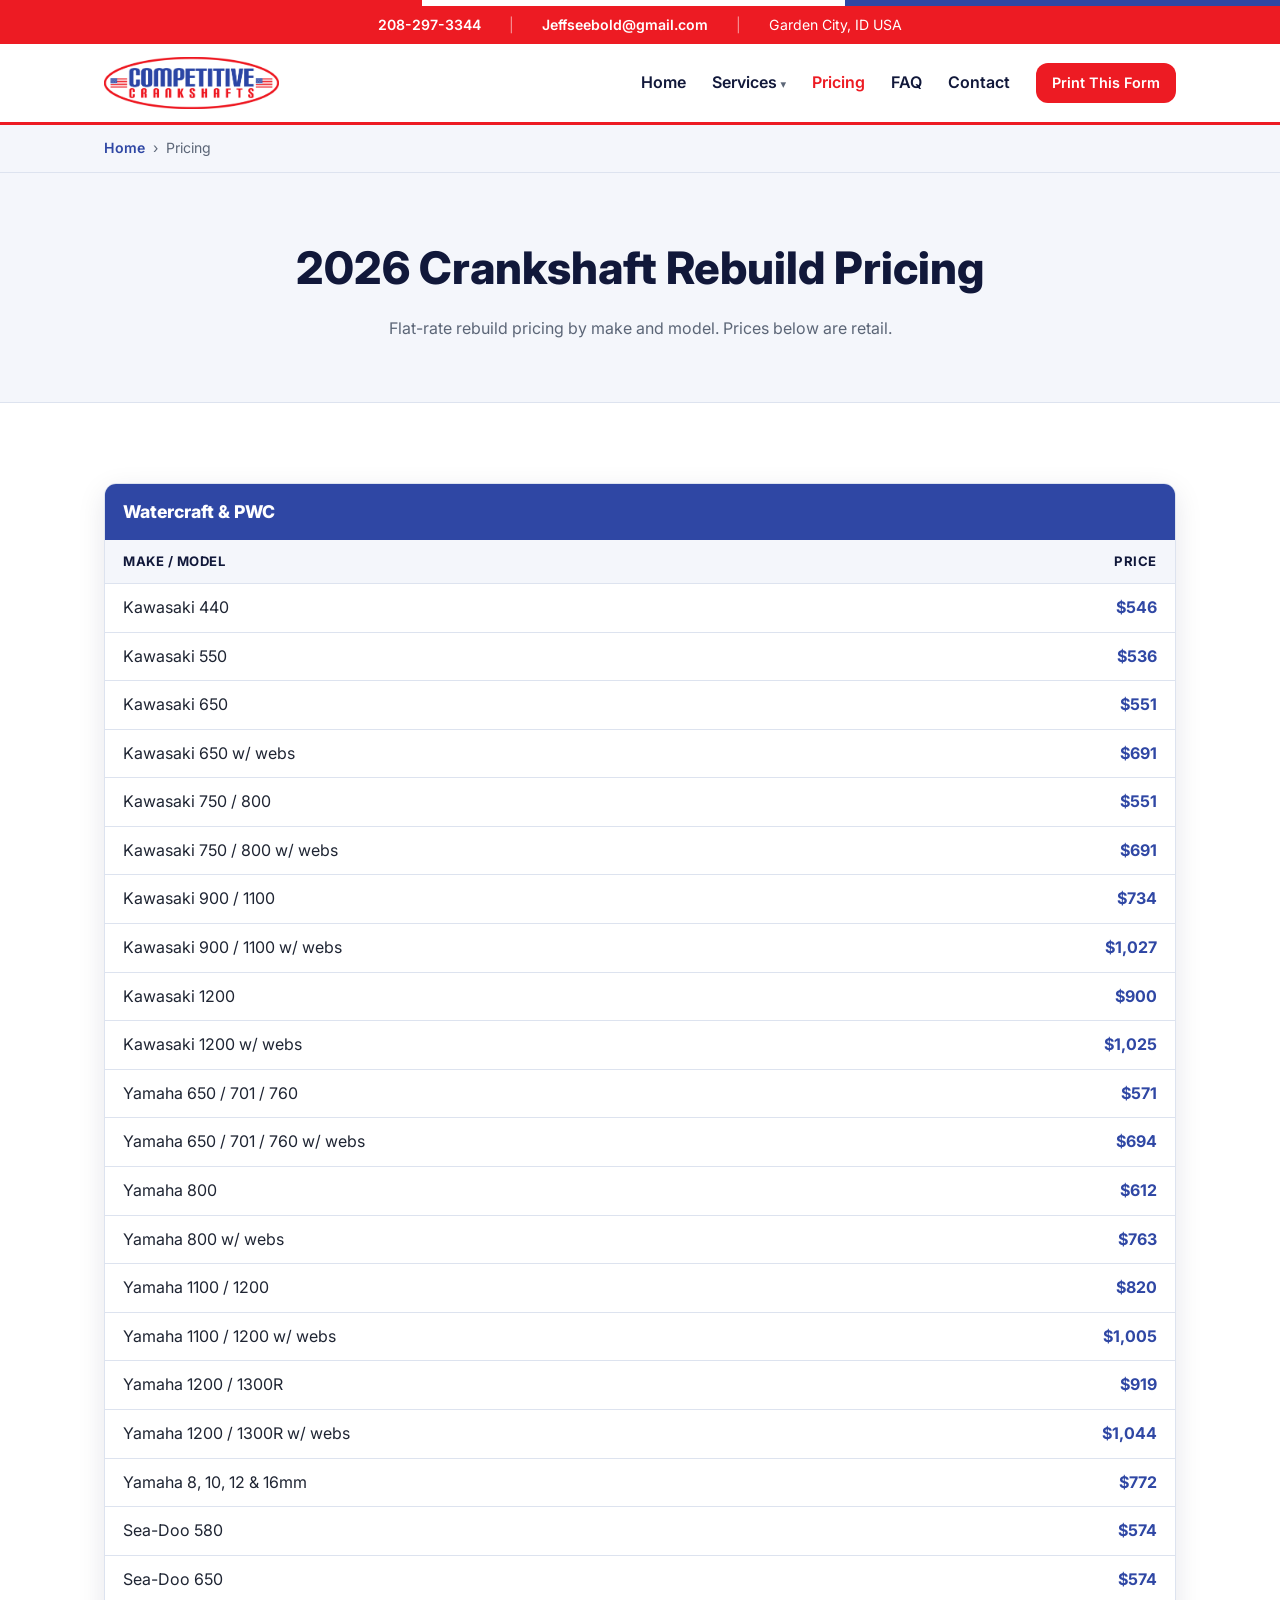
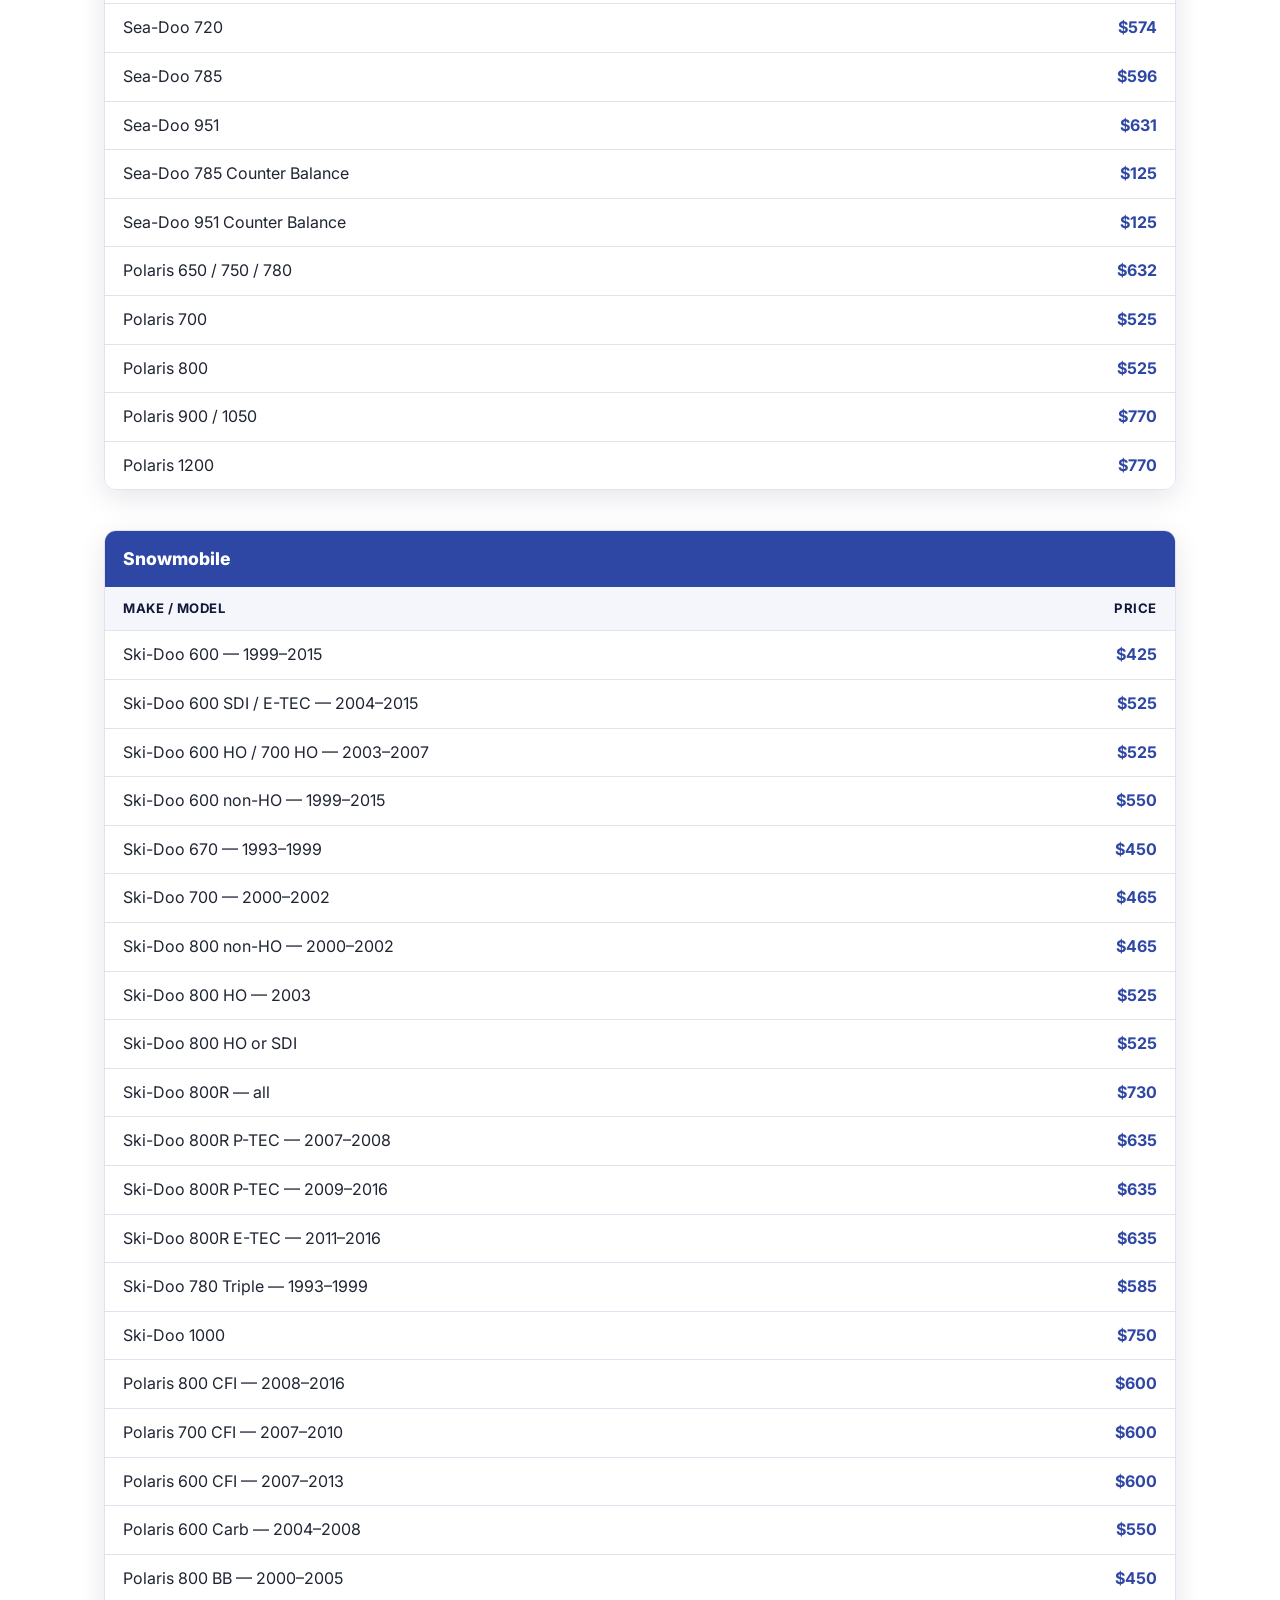
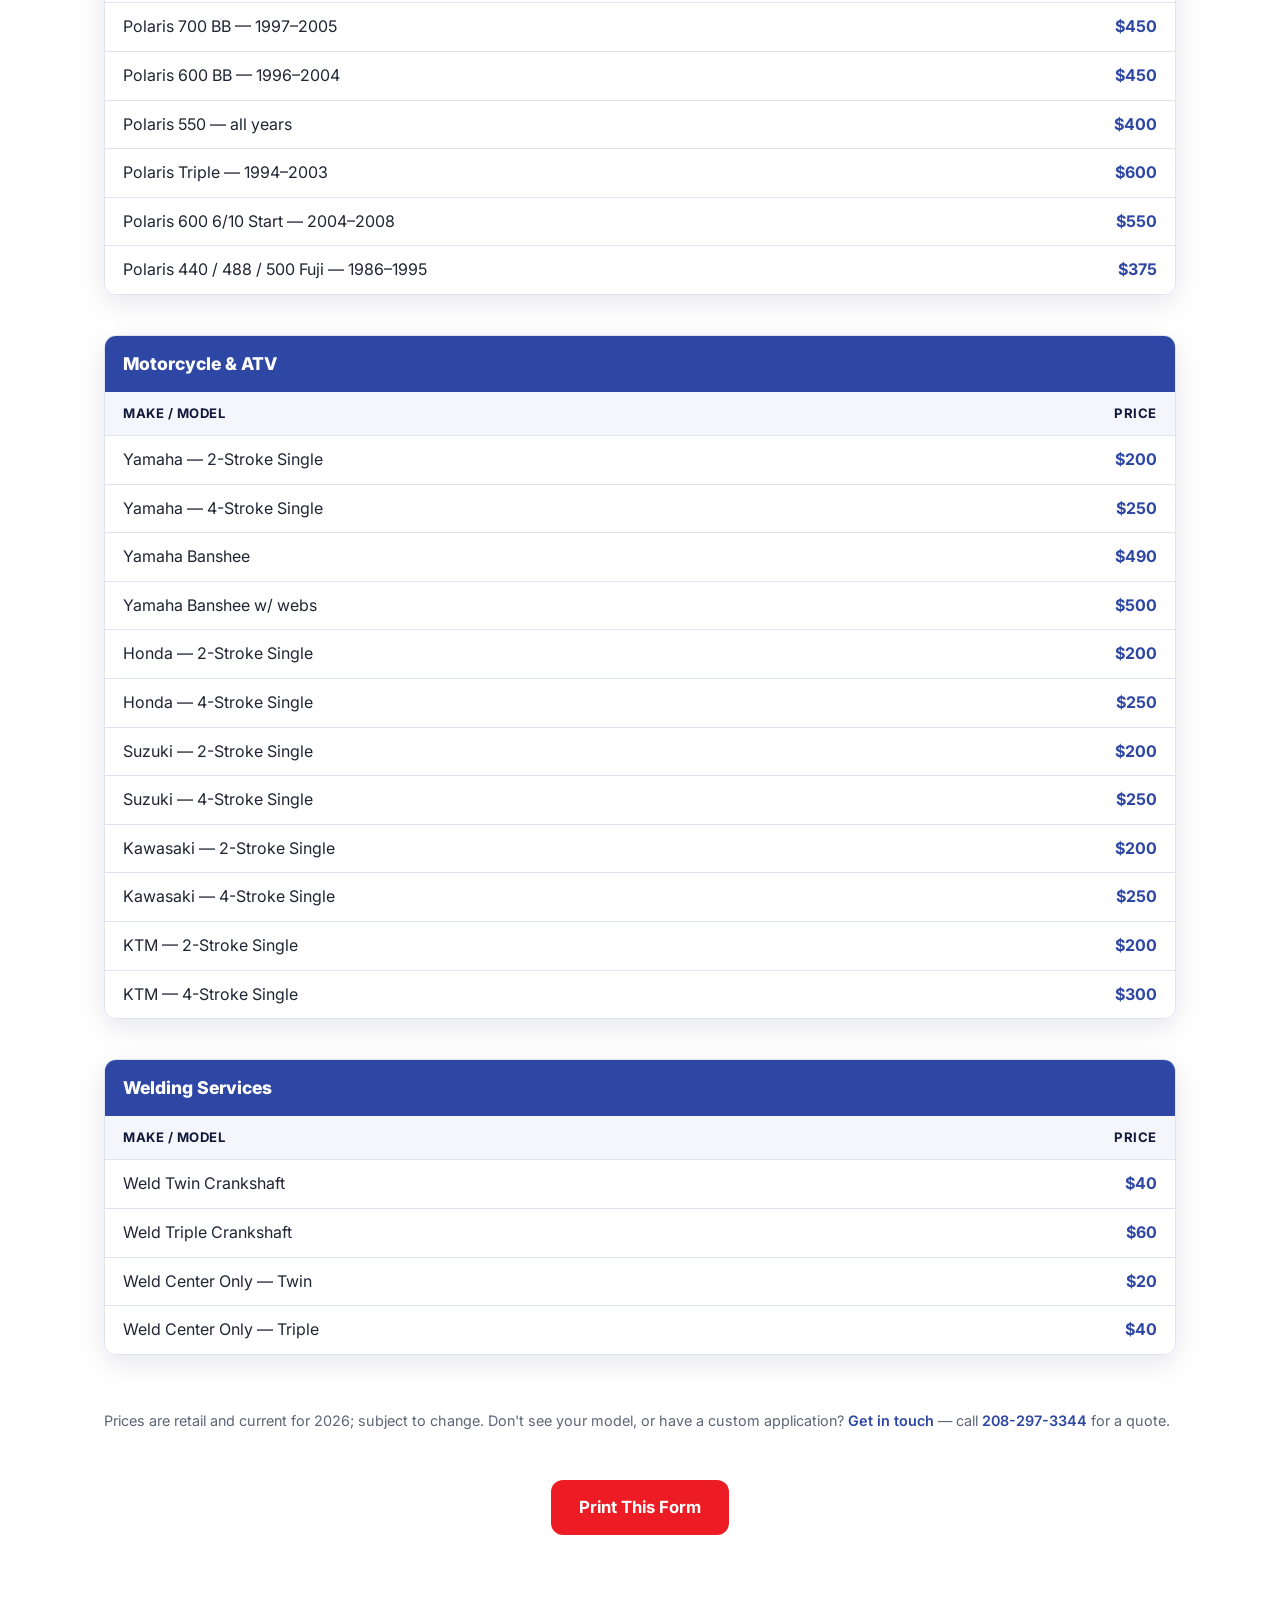
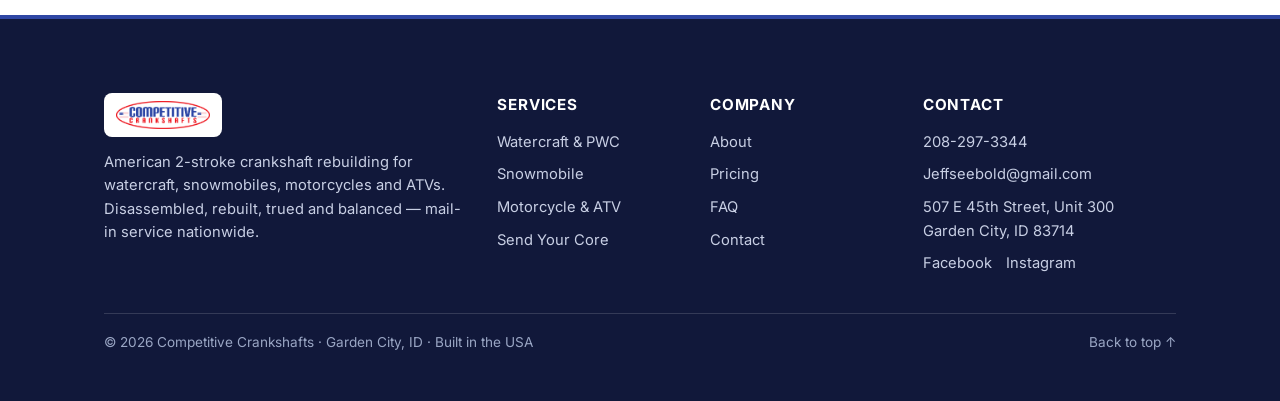
<file: pricing.html>
<!DOCTYPE html>
<html lang="en">
<head>
  <meta charset="UTF-8" />
  <meta name="viewport" content="width=device-width, initial-scale=1.0" />
  <title>Pricing — 2026 Crankshaft Rebuild Price List | Competitive Crankshafts</title>
  <meta name="description" content="2026 retail price list for 2-stroke crankshaft rebuilds — watercraft, snowmobile, motorcycle and ATV, plus welding services. Flat-rate pricing by make and model." />
  <link rel="canonical" href="https://competitivecrankshafts.com/pricing.html" />
  <meta name="robots" content="index, follow" />
  <meta property="og:site_name" content="Competitive Crankshafts" />
  <meta property="og:title" content="Pricing — 2026 Crankshaft Rebuild Price List | Competitive Crankshafts" />
  <meta property="og:description" content="2026 retail price list for 2-stroke crankshaft rebuilds — watercraft, snowmobile, motorcycle and ATV, plus welding services. Flat-rate pricing by make and model." />
  <meta property="og:type" content="website" />
  <meta property="og:url" content="https://competitivecrankshafts.com/pricing.html" />
  <meta property="og:image" content="https://competitivecrankshafts.com/assets/img/hero-crank.jpg" />
  <meta name="twitter:card" content="summary_large_image" />
  <meta name="twitter:title" content="Pricing — 2026 Crankshaft Rebuild Price List | Competitive Crankshafts" />
  <meta name="twitter:description" content="2026 retail price list for 2-stroke crankshaft rebuilds — watercraft, snowmobile, motorcycle and ATV, plus welding services. Flat-rate pricing by make and model." />
  <meta name="twitter:image" content="https://competitivecrankshafts.com/assets/img/hero-crank.jpg" />
  <meta name="theme-color" content="#ed1b23" />
  <link rel="preconnect" href="https://fonts.googleapis.com" />
  <link rel="preconnect" href="https://fonts.gstatic.com" crossorigin />
  <link href="https://fonts.googleapis.com/css2?family=Inter:wght@400;500;600;700;800&display=swap" rel="stylesheet" />
  <link rel="stylesheet" href="css/styles.css" />
  <link rel="icon" href="assets/favicon.svg" type="image/svg+xml" />
  <link rel="manifest" href="site.webmanifest" />
  <script type="application/ld+json">{"@context": "https://schema.org", "@type": "BreadcrumbList", "itemListElement": [{"@type": "ListItem", "position": 1, "name": "Home", "item": "https://competitivecrankshafts.com/index.html"}, {"@type": "ListItem", "position": 2, "name": "Pricing", "item": "https://competitivecrankshafts.com/pricing.html"}]}</script>
  <script type="application/ld+json">{"@context": "https://schema.org", "@type": "Service", "name": "2-Stroke Crankshaft Rebuilding", "provider": {"@id": "https://competitivecrankshafts.com/#business"}, "areaServed": {"@type": "Country", "name": "United States"}, "description": "Flat-rate 2-stroke crankshaft rebuilding for watercraft, snowmobile, motorcycle and ATV."}</script>
</head>
<body>
  <div class="stripe"></div>
  <div class="topbar">
    <div class="container">
      <a href="tel:+12082973344">208-297-3344</a>
      <span class="sep">|</span>
      <a href="mailto:Jeffseebold@gmail.com">Jeffseebold@gmail.com</a>
      <span class="sep">|</span>
      <span>Garden City, ID USA</span>
    </div>
  </div>
  <header class="site-header" id="top">
    <div class="container nav">
      <a class="brand" href="index.html"><img src="assets/img/logo.png" alt="Competitive Crankshafts" width="1803" height="535" /></a>
      <nav class="nav-links" aria-label="Primary">
        <a href="index.html">Home</a>
        <span class="has-dropdown"><a href="watercraft.html">Services</a>
          <span class="dropdown-menu"><a href="watercraft.html">Watercraft & PWC</a><a href="snowmobile.html">Snowmobile</a><a href="motorcycle-atv.html">Motorcycle & ATV</a><a href="send-your-core.html">Send Your Core</a></span>
        </span>
        <a href="pricing.html" class="active">Pricing</a>
        <a href="faq.html">FAQ</a>
        <a href="index.html#contact">Contact</a>
        <a href="index.html#contact" class="btn btn-sm">Print This Form</a>
      </nav>
      <button class="nav-toggle" aria-label="Toggle menu" aria-expanded="false">
        <span></span><span></span><span></span>
      </button>
    </div>
  </header>
  <nav class="breadcrumb" aria-label="Breadcrumb"><div class="container"><ol><li><a href="index.html">Home</a></li><li>Pricing</li></ol></div></nav>
  <section class="page-hero">
    <div class="container"><h1>2026 Crankshaft Rebuild Pricing</h1>
    <p>Flat-rate rebuild pricing by make and model. Prices below are retail.</p></div>
  </section>
  <section class="section">
    <div class="container" style="display:grid; gap:40px;">
      <div class="table-wrap" id="watercraft">
        <table class="price">
          <caption>Watercraft &amp; PWC</caption>
          <thead><tr><th>Make / Model</th><th style="text-align:right">Price</th></tr></thead>
          <tbody><tr><td>Kawasaki 440</td><td class="price-col">$546</td></tr><tr><td>Kawasaki 550</td><td class="price-col">$536</td></tr><tr><td>Kawasaki 650</td><td class="price-col">$551</td></tr><tr><td>Kawasaki 650 w/ webs</td><td class="price-col">$691</td></tr><tr><td>Kawasaki 750 / 800</td><td class="price-col">$551</td></tr><tr><td>Kawasaki 750 / 800 w/ webs</td><td class="price-col">$691</td></tr><tr><td>Kawasaki 900 / 1100</td><td class="price-col">$734</td></tr><tr><td>Kawasaki 900 / 1100 w/ webs</td><td class="price-col">$1,027</td></tr><tr><td>Kawasaki 1200</td><td class="price-col">$900</td></tr><tr><td>Kawasaki 1200 w/ webs</td><td class="price-col">$1,025</td></tr><tr><td>Yamaha 650 / 701 / 760</td><td class="price-col">$571</td></tr><tr><td>Yamaha 650 / 701 / 760 w/ webs</td><td class="price-col">$694</td></tr><tr><td>Yamaha 800</td><td class="price-col">$612</td></tr><tr><td>Yamaha 800 w/ webs</td><td class="price-col">$763</td></tr><tr><td>Yamaha 1100 / 1200</td><td class="price-col">$820</td></tr><tr><td>Yamaha 1100 / 1200 w/ webs</td><td class="price-col">$1,005</td></tr><tr><td>Yamaha 1200 / 1300R</td><td class="price-col">$919</td></tr><tr><td>Yamaha 1200 / 1300R w/ webs</td><td class="price-col">$1,044</td></tr><tr><td>Yamaha 8, 10, 12 & 16mm</td><td class="price-col">$772</td></tr><tr><td>Sea-Doo 580</td><td class="price-col">$574</td></tr><tr><td>Sea-Doo 650</td><td class="price-col">$574</td></tr><tr><td>Sea-Doo 720</td><td class="price-col">$574</td></tr><tr><td>Sea-Doo 785</td><td class="price-col">$596</td></tr><tr><td>Sea-Doo 951</td><td class="price-col">$631</td></tr><tr><td>Sea-Doo 785 Counter Balance</td><td class="price-col">$125</td></tr><tr><td>Sea-Doo 951 Counter Balance</td><td class="price-col">$125</td></tr><tr><td>Polaris 650 / 750 / 780</td><td class="price-col">$632</td></tr><tr><td>Polaris 700</td><td class="price-col">$525</td></tr><tr><td>Polaris 800</td><td class="price-col">$525</td></tr><tr><td>Polaris 900 / 1050</td><td class="price-col">$770</td></tr><tr><td>Polaris 1200</td><td class="price-col">$770</td></tr></tbody>
        </table>
      </div>
      <div class="table-wrap" id="snowmobile">
        <table class="price">
          <caption>Snowmobile</caption>
          <thead><tr><th>Make / Model</th><th style="text-align:right">Price</th></tr></thead>
          <tbody><tr><td>Ski-Doo 600 — 1999–2015</td><td class="price-col">$425</td></tr><tr><td>Ski-Doo 600 SDI / E-TEC — 2004–2015</td><td class="price-col">$525</td></tr><tr><td>Ski-Doo 600 HO / 700 HO — 2003–2007</td><td class="price-col">$525</td></tr><tr><td>Ski-Doo 600 non-HO — 1999–2015</td><td class="price-col">$550</td></tr><tr><td>Ski-Doo 670 — 1993–1999</td><td class="price-col">$450</td></tr><tr><td>Ski-Doo 700 — 2000–2002</td><td class="price-col">$465</td></tr><tr><td>Ski-Doo 800 non-HO — 2000–2002</td><td class="price-col">$465</td></tr><tr><td>Ski-Doo 800 HO — 2003</td><td class="price-col">$525</td></tr><tr><td>Ski-Doo 800 HO or SDI</td><td class="price-col">$525</td></tr><tr><td>Ski-Doo 800R — all</td><td class="price-col">$730</td></tr><tr><td>Ski-Doo 800R P-TEC — 2007–2008</td><td class="price-col">$635</td></tr><tr><td>Ski-Doo 800R P-TEC — 2009–2016</td><td class="price-col">$635</td></tr><tr><td>Ski-Doo 800R E-TEC — 2011–2016</td><td class="price-col">$635</td></tr><tr><td>Ski-Doo 780 Triple — 1993–1999</td><td class="price-col">$585</td></tr><tr><td>Ski-Doo 1000</td><td class="price-col">$750</td></tr><tr><td>Polaris 800 CFI — 2008–2016</td><td class="price-col">$600</td></tr><tr><td>Polaris 700 CFI — 2007–2010</td><td class="price-col">$600</td></tr><tr><td>Polaris 600 CFI — 2007–2013</td><td class="price-col">$600</td></tr><tr><td>Polaris 600 Carb — 2004–2008</td><td class="price-col">$550</td></tr><tr><td>Polaris 800 BB — 2000–2005</td><td class="price-col">$450</td></tr><tr><td>Polaris 700 BB — 1997–2005</td><td class="price-col">$450</td></tr><tr><td>Polaris 600 BB — 1996–2004</td><td class="price-col">$450</td></tr><tr><td>Polaris 550 — all years</td><td class="price-col">$400</td></tr><tr><td>Polaris Triple — 1994–2003</td><td class="price-col">$600</td></tr><tr><td>Polaris 600 6/10 Start — 2004–2008</td><td class="price-col">$550</td></tr><tr><td>Polaris 440 / 488 / 500 Fuji — 1986–1995</td><td class="price-col">$375</td></tr></tbody>
        </table>
      </div>
      <div class="table-wrap" id="motorcycle">
        <table class="price">
          <caption>Motorcycle &amp; ATV</caption>
          <thead><tr><th>Make / Model</th><th style="text-align:right">Price</th></tr></thead>
          <tbody><tr><td>Yamaha — 2-Stroke Single</td><td class="price-col">$200</td></tr><tr><td>Yamaha — 4-Stroke Single</td><td class="price-col">$250</td></tr><tr><td>Yamaha Banshee</td><td class="price-col">$490</td></tr><tr><td>Yamaha Banshee w/ webs</td><td class="price-col">$500</td></tr><tr><td>Honda — 2-Stroke Single</td><td class="price-col">$200</td></tr><tr><td>Honda — 4-Stroke Single</td><td class="price-col">$250</td></tr><tr><td>Suzuki — 2-Stroke Single</td><td class="price-col">$200</td></tr><tr><td>Suzuki — 4-Stroke Single</td><td class="price-col">$250</td></tr><tr><td>Kawasaki — 2-Stroke Single</td><td class="price-col">$200</td></tr><tr><td>Kawasaki — 4-Stroke Single</td><td class="price-col">$250</td></tr><tr><td>KTM — 2-Stroke Single</td><td class="price-col">$200</td></tr><tr><td>KTM — 4-Stroke Single</td><td class="price-col">$300</td></tr></tbody>
        </table>
      </div>
      <div class="table-wrap" id="welding">
        <table class="price">
          <caption>Welding Services</caption>
          <thead><tr><th>Make / Model</th><th style="text-align:right">Price</th></tr></thead>
          <tbody><tr><td>Weld Twin Crankshaft</td><td class="price-col">$40</td></tr><tr><td>Weld Triple Crankshaft</td><td class="price-col">$60</td></tr><tr><td>Weld Center Only — Twin</td><td class="price-col">$20</td></tr><tr><td>Weld Center Only — Triple</td><td class="price-col">$40</td></tr></tbody>
        </table>
      </div>
      <p class="price-note">Prices are retail and current for 2026; subject to change. Don't see your model, or have a custom application? <a href="index.html#contact" style="color:var(--blue);font-weight:600">Get in touch</a> — call <a href="tel:+12082973344" style="color:var(--blue);font-weight:600">208-297-3344</a> for a quote.</p>
      <div class="price-cta" style="margin-top:8px;"><a href="index.html#contact" class="btn btn-lg">Print This Form</a></div>
    </div>
  </section>

  <footer class="site-footer">
    <div class="container">
      <div class="footer-cols">
        <div>
          <div class="footer-brand"><img src="assets/img/logo.png" alt="Competitive Crankshafts" /></div>
          <p>American 2-stroke crankshaft rebuilding for watercraft, snowmobiles, motorcycles and ATVs. Disassembled, rebuilt, trued and balanced — mail-in service nationwide.</p>
        </div>
        <div>
          <h4>Services</h4>
          <a href="watercraft.html">Watercraft & PWC</a><a href="snowmobile.html">Snowmobile</a><a href="motorcycle-atv.html">Motorcycle & ATV</a><a href="send-your-core.html">Send Your Core</a>
        </div>
        <div>
          <h4>Company</h4>
          <a href="index.html#about">About</a>
          <a href="pricing.html">Pricing</a>
          <a href="faq.html">FAQ</a>
          <a href="index.html#contact">Contact</a>
        </div>
        <div>
          <h4>Contact</h4>
          <a href="tel:+12082973344">208-297-3344</a>
          <a href="mailto:Jeffseebold@gmail.com">Jeffseebold@gmail.com</a>
          <p>507 E 45th Street, Unit 300<br />Garden City, ID 83714</p>
          <p><!-- Add social links -->
            <a href="#" aria-label="Facebook" style="display:inline;margin-right:10px;">Facebook</a>
            <a href="#" aria-label="Instagram" style="display:inline;">Instagram</a>
          </p>
        </div>
      </div>
      <div class="footer-bottom">
        <span>&copy; <span id="year"></span> Competitive Crankshafts · Garden City, ID · Built in the USA</span>
        <a href="#top">Back to top ↑</a>
      </div>
    </div>
  </footer>

  <script src="js/main.js"></script>
</body>
</html>
</file>
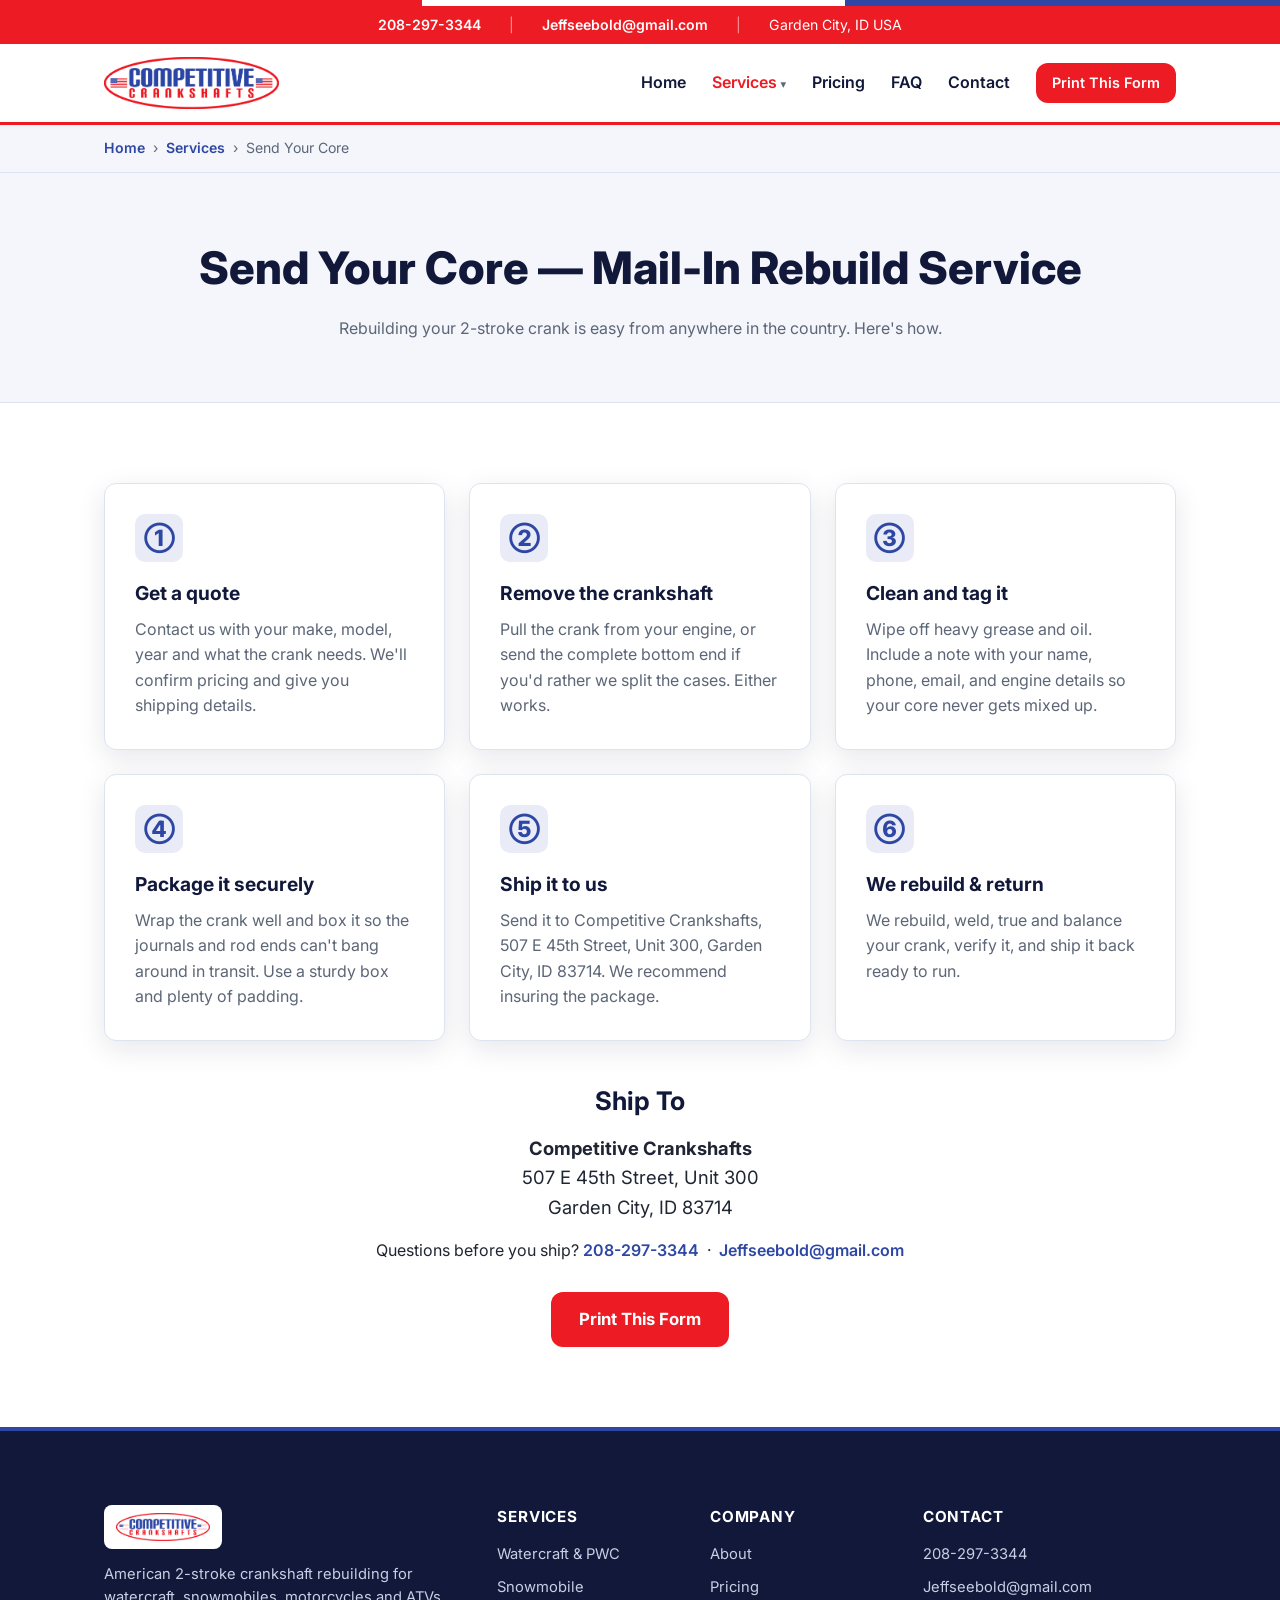
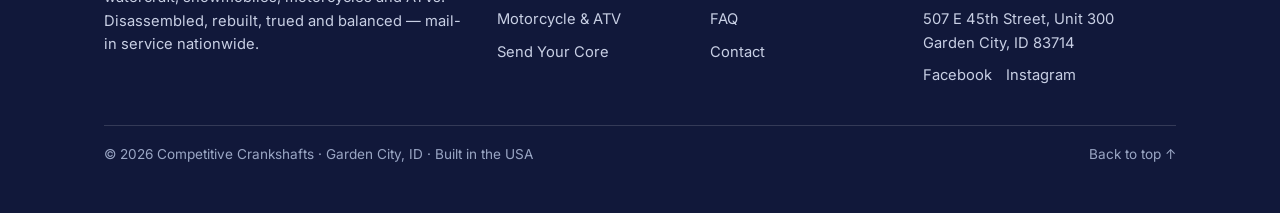
<file: send-your-core.html>
<!DOCTYPE html>
<html lang="en">
<head>
  <meta charset="UTF-8" />
  <meta name="viewport" content="width=device-width, initial-scale=1.0" />
  <title>How to Send Your Crankshaft In | Mail-In 2-Stroke Crank Rebuild</title>
  <meta name="description" content="Step-by-step guide to mailing your 2-stroke crankshaft to Competitive Crankshafts for a rebuild. Nationwide mail-in service from our Garden City, ID shop." />
  <link rel="canonical" href="https://competitivecrankshafts.com/send-your-core.html" />
  <meta name="robots" content="index, follow" />
  <meta property="og:site_name" content="Competitive Crankshafts" />
  <meta property="og:title" content="How to Send Your Crankshaft In | Mail-In 2-Stroke Crank Rebuild" />
  <meta property="og:description" content="Step-by-step guide to mailing your 2-stroke crankshaft to Competitive Crankshafts for a rebuild. Nationwide mail-in service from our Garden City, ID shop." />
  <meta property="og:type" content="website" />
  <meta property="og:url" content="https://competitivecrankshafts.com/send-your-core.html" />
  <meta property="og:image" content="https://competitivecrankshafts.com/assets/img/hero-crank.jpg" />
  <meta name="twitter:card" content="summary_large_image" />
  <meta name="twitter:title" content="How to Send Your Crankshaft In | Mail-In 2-Stroke Crank Rebuild" />
  <meta name="twitter:description" content="Step-by-step guide to mailing your 2-stroke crankshaft to Competitive Crankshafts for a rebuild. Nationwide mail-in service from our Garden City, ID shop." />
  <meta name="twitter:image" content="https://competitivecrankshafts.com/assets/img/hero-crank.jpg" />
  <meta name="theme-color" content="#ed1b23" />
  <link rel="preconnect" href="https://fonts.googleapis.com" />
  <link rel="preconnect" href="https://fonts.gstatic.com" crossorigin />
  <link href="https://fonts.googleapis.com/css2?family=Inter:wght@400;500;600;700;800&display=swap" rel="stylesheet" />
  <link rel="stylesheet" href="css/styles.css" />
  <link rel="icon" href="assets/favicon.svg" type="image/svg+xml" />
  <link rel="manifest" href="site.webmanifest" />
  <script type="application/ld+json">{"@context": "https://schema.org", "@type": "HowTo", "name": "How to send your 2-stroke crankshaft in for rebuilding", "description": "Step-by-step instructions for mailing your crankshaft to Competitive Crankshafts for a professional 2-stroke rebuild.", "step": [{"@type": "HowToStep", "position": 1, "name": "Get a quote", "text": "Contact us with your make, model, year and what the crank needs. We'll confirm pricing and give you shipping details."}, {"@type": "HowToStep", "position": 2, "name": "Remove the crankshaft", "text": "Pull the crank from your engine, or send the complete bottom end if you'd rather we split the cases. Either works."}, {"@type": "HowToStep", "position": 3, "name": "Clean and tag it", "text": "Wipe off heavy grease and oil. Include a note with your name, phone, email, and engine details so your core never gets mixed up."}, {"@type": "HowToStep", "position": 4, "name": "Package it securely", "text": "Wrap the crank well and box it so the journals and rod ends can't bang around in transit. Use a sturdy box and plenty of padding."}, {"@type": "HowToStep", "position": 5, "name": "Ship it to us", "text": "Send it to Competitive Crankshafts, 507 E 45th Street, Unit 300, Garden City, ID 83714. We recommend insuring the package."}, {"@type": "HowToStep", "position": 6, "name": "We rebuild &amp; return", "text": "We rebuild, weld, true and balance your crank, verify it, and ship it back ready to run."}]}</script>
  <script type="application/ld+json">{"@context": "https://schema.org", "@type": "BreadcrumbList", "itemListElement": [{"@type": "ListItem", "position": 1, "name": "Home", "item": "https://competitivecrankshafts.com/index.html"}, {"@type": "ListItem", "position": 2, "name": "Send Your Core", "item": "https://competitivecrankshafts.com/send-your-core.html"}]}</script>
</head>
<body>
  <div class="stripe"></div>
  <div class="topbar">
    <div class="container">
      <a href="tel:+12082973344">208-297-3344</a>
      <span class="sep">|</span>
      <a href="mailto:Jeffseebold@gmail.com">Jeffseebold@gmail.com</a>
      <span class="sep">|</span>
      <span>Garden City, ID USA</span>
    </div>
  </div>
  <header class="site-header" id="top">
    <div class="container nav">
      <a class="brand" href="index.html"><img src="assets/img/logo.png" alt="Competitive Crankshafts" width="1803" height="535" /></a>
      <nav class="nav-links" aria-label="Primary">
        <a href="index.html">Home</a>
        <span class="has-dropdown"><a href="watercraft.html" class="active">Services</a>
          <span class="dropdown-menu"><a href="watercraft.html">Watercraft & PWC</a><a href="snowmobile.html">Snowmobile</a><a href="motorcycle-atv.html">Motorcycle & ATV</a><a href="send-your-core.html">Send Your Core</a></span>
        </span>
        <a href="pricing.html">Pricing</a>
        <a href="faq.html">FAQ</a>
        <a href="index.html#contact">Contact</a>
        <a href="index.html#contact" class="btn btn-sm">Print This Form</a>
      </nav>
      <button class="nav-toggle" aria-label="Toggle menu" aria-expanded="false">
        <span></span><span></span><span></span>
      </button>
    </div>
  </header>
  <nav class="breadcrumb" aria-label="Breadcrumb"><div class="container"><ol><li><a href="index.html">Home</a></li><li><a href="watercraft.html">Services</a></li><li>Send Your Core</li></ol></div></nav>
  <section class="page-hero">
    <div class="container"><h1>Send Your Core — Mail-In Rebuild Service</h1>
    <p>Rebuilding your 2-stroke crank is easy from anywhere in the country. Here's how.</p></div>
  </section>
  <section class="section">
    <div class="container">
      <div class="grid grid-3"><article class="card"><div class="card-icon">①</div><h3>Get a quote</h3><p>Contact us with your make, model, year and what the crank needs. We'll confirm pricing and give you shipping details.</p></article><article class="card"><div class="card-icon">②</div><h3>Remove the crankshaft</h3><p>Pull the crank from your engine, or send the complete bottom end if you'd rather we split the cases. Either works.</p></article><article class="card"><div class="card-icon">③</div><h3>Clean and tag it</h3><p>Wipe off heavy grease and oil. Include a note with your name, phone, email, and engine details so your core never gets mixed up.</p></article><article class="card"><div class="card-icon">④</div><h3>Package it securely</h3><p>Wrap the crank well and box it so the journals and rod ends can't bang around in transit. Use a sturdy box and plenty of padding.</p></article><article class="card"><div class="card-icon">⑤</div><h3>Ship it to us</h3><p>Send it to Competitive Crankshafts, 507 E 45th Street, Unit 300, Garden City, ID 83714. We recommend insuring the package.</p></article><article class="card"><div class="card-icon">⑥</div><h3>We rebuild &amp; return</h3><p>We rebuild, weld, true and balance your crank, verify it, and ship it back ready to run.</p></article></div>
      <div class="prose" style="margin:40px auto 0;text-align:center;max-width:680px">
        <h2 style="text-align:center">Ship To</h2>
        <p style="font-size:1.15rem"><strong>Competitive Crankshafts</strong><br />507 E 45th Street, Unit 300<br />Garden City, ID 83714</p>
        <p>Questions before you ship? <a href="tel:+12082973344">208-297-3344</a> &nbsp;·&nbsp; <a href="mailto:Jeffseebold@gmail.com">Jeffseebold@gmail.com</a></p>
      </div>
      <div class="price-cta" style="margin-top:28px"><a href="index.html#contact" class="btn btn-lg">Print This Form</a></div>
    </div>
  </section>

  <footer class="site-footer">
    <div class="container">
      <div class="footer-cols">
        <div>
          <div class="footer-brand"><img src="assets/img/logo.png" alt="Competitive Crankshafts" /></div>
          <p>American 2-stroke crankshaft rebuilding for watercraft, snowmobiles, motorcycles and ATVs. Disassembled, rebuilt, trued and balanced — mail-in service nationwide.</p>
        </div>
        <div>
          <h4>Services</h4>
          <a href="watercraft.html">Watercraft & PWC</a><a href="snowmobile.html">Snowmobile</a><a href="motorcycle-atv.html">Motorcycle & ATV</a><a href="send-your-core.html">Send Your Core</a>
        </div>
        <div>
          <h4>Company</h4>
          <a href="index.html#about">About</a>
          <a href="pricing.html">Pricing</a>
          <a href="faq.html">FAQ</a>
          <a href="index.html#contact">Contact</a>
        </div>
        <div>
          <h4>Contact</h4>
          <a href="tel:+12082973344">208-297-3344</a>
          <a href="mailto:Jeffseebold@gmail.com">Jeffseebold@gmail.com</a>
          <p>507 E 45th Street, Unit 300<br />Garden City, ID 83714</p>
          <p><!-- Add social links -->
            <a href="#" aria-label="Facebook" style="display:inline;margin-right:10px;">Facebook</a>
            <a href="#" aria-label="Instagram" style="display:inline;">Instagram</a>
          </p>
        </div>
      </div>
      <div class="footer-bottom">
        <span>&copy; <span id="year"></span> Competitive Crankshafts · Garden City, ID · Built in the USA</span>
        <a href="#top">Back to top ↑</a>
      </div>
    </div>
  </footer>

  <script src="js/main.js"></script>
</body>
</html>
</file>
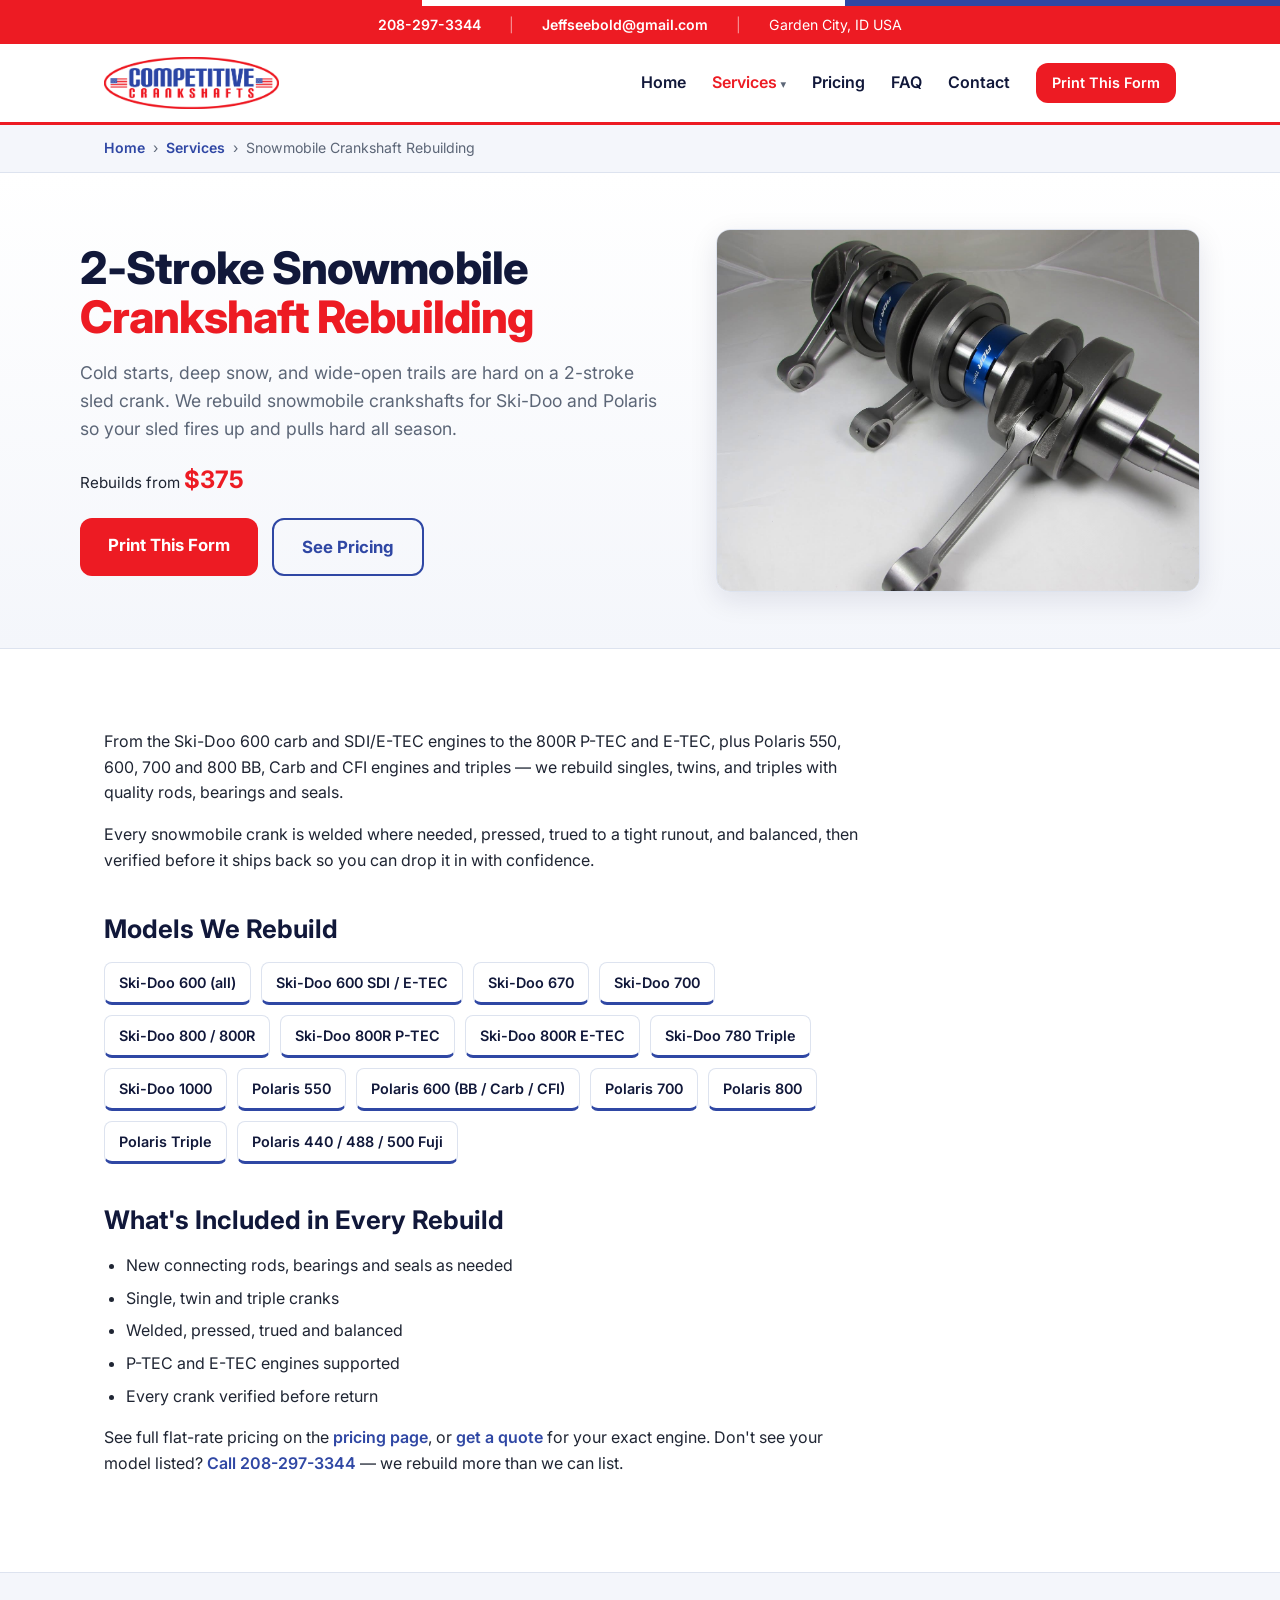
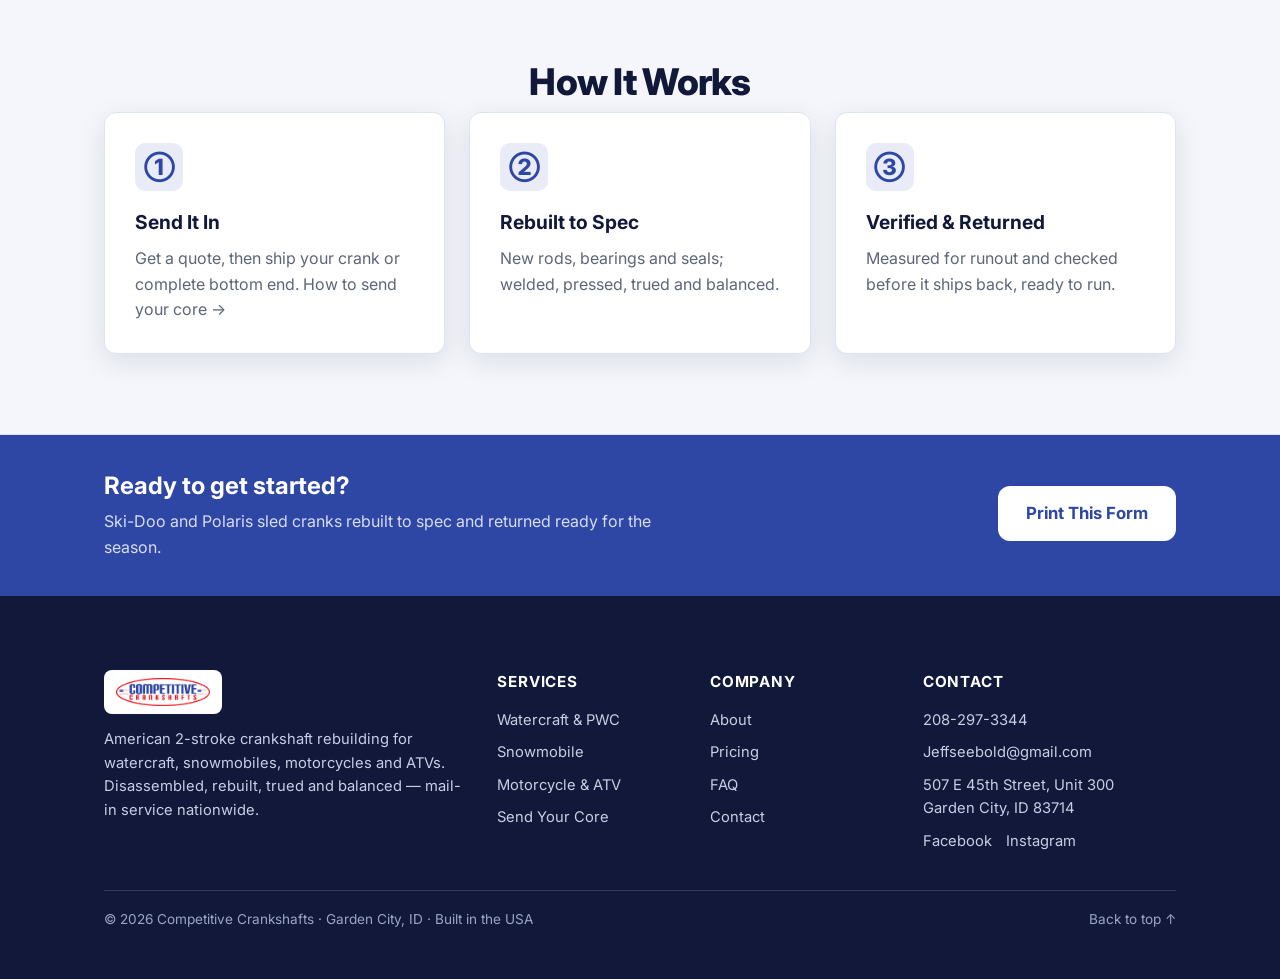
<file: snowmobile.html>
<!DOCTYPE html>
<html lang="en">
<head>
  <meta charset="UTF-8" />
  <meta name="viewport" content="width=device-width, initial-scale=1.0" />
  <title>Snowmobile Crankshaft Rebuilding — Ski-Doo, Polaris | Competitive Crankshafts</title>
  <meta name="description" content="2-stroke snowmobile crankshaft rebuilding for Ski-Doo and Polaris — 600, 700, 800, 800R P-TEC and E-TEC, triples and more. New rods, bearings, seals; welded, trued, balanced. Mail-in nationwide." />
  <link rel="canonical" href="https://competitivecrankshafts.com/snowmobile.html" />
  <meta name="robots" content="index, follow" />
  <meta property="og:site_name" content="Competitive Crankshafts" />
  <meta property="og:title" content="Snowmobile Crankshaft Rebuilding — Ski-Doo, Polaris | Competitive Crankshafts" />
  <meta property="og:description" content="2-stroke snowmobile crankshaft rebuilding for Ski-Doo and Polaris — 600, 700, 800, 800R P-TEC and E-TEC, triples and more. New rods, bearings, seals; welded, trued, balanced. Mail-in nationwide." />
  <meta property="og:type" content="website" />
  <meta property="og:url" content="https://competitivecrankshafts.com/snowmobile.html" />
  <meta property="og:image" content="https://competitivecrankshafts.com/assets/img/triple-crank.jpg" />
  <meta name="twitter:card" content="summary_large_image" />
  <meta name="twitter:title" content="Snowmobile Crankshaft Rebuilding — Ski-Doo, Polaris | Competitive Crankshafts" />
  <meta name="twitter:description" content="2-stroke snowmobile crankshaft rebuilding for Ski-Doo and Polaris — 600, 700, 800, 800R P-TEC and E-TEC, triples and more. New rods, bearings, seals; welded, trued, balanced. Mail-in nationwide." />
  <meta name="twitter:image" content="https://competitivecrankshafts.com/assets/img/triple-crank.jpg" />
  <meta name="theme-color" content="#ed1b23" />
  <link rel="preconnect" href="https://fonts.googleapis.com" />
  <link rel="preconnect" href="https://fonts.gstatic.com" crossorigin />
  <link href="https://fonts.googleapis.com/css2?family=Inter:wght@400;500;600;700;800&display=swap" rel="stylesheet" />
  <link rel="stylesheet" href="css/styles.css" />
  <link rel="icon" href="assets/favicon.svg" type="image/svg+xml" />
  <link rel="manifest" href="site.webmanifest" />
  <script type="application/ld+json">{"@context": "https://schema.org", "@type": "Service", "name": "Snowmobile Crankshaft Rebuilding", "description": "2-stroke snowmobile crankshaft rebuilding for Ski-Doo and Polaris \u2014 600, 700, 800, 800R P-TEC and E-TEC, triples and more. New rods, bearings, seals; welded, trued, balanced. Mail-in nationwide.", "serviceType": "2-Stroke Snowmobile Crankshaft Rebuilding", "url": "https://competitivecrankshafts.com/snowmobile.html", "provider": {"@id": "https://competitivecrankshafts.com/#business"}, "areaServed": {"@type": "Country", "name": "United States"}}</script>
  <script type="application/ld+json">{"@context": "https://schema.org", "@type": "BreadcrumbList", "itemListElement": [{"@type": "ListItem", "position": 1, "name": "Home", "item": "https://competitivecrankshafts.com/index.html"}, {"@type": "ListItem", "position": 2, "name": "Services"}, {"@type": "ListItem", "position": 3, "name": "Snowmobile Crankshaft Rebuilding", "item": "https://competitivecrankshafts.com/snowmobile.html"}]}</script>
</head>
<body>
  <div class="stripe"></div>
  <div class="topbar">
    <div class="container">
      <a href="tel:+12082973344">208-297-3344</a>
      <span class="sep">|</span>
      <a href="mailto:Jeffseebold@gmail.com">Jeffseebold@gmail.com</a>
      <span class="sep">|</span>
      <span>Garden City, ID USA</span>
    </div>
  </div>
  <header class="site-header" id="top">
    <div class="container nav">
      <a class="brand" href="index.html"><img src="assets/img/logo.png" alt="Competitive Crankshafts" width="1803" height="535" /></a>
      <nav class="nav-links" aria-label="Primary">
        <a href="index.html">Home</a>
        <span class="has-dropdown"><a href="watercraft.html" class="active">Services</a>
          <span class="dropdown-menu"><a href="watercraft.html">Watercraft & PWC</a><a href="snowmobile.html">Snowmobile</a><a href="motorcycle-atv.html">Motorcycle & ATV</a><a href="send-your-core.html">Send Your Core</a></span>
        </span>
        <a href="pricing.html">Pricing</a>
        <a href="faq.html">FAQ</a>
        <a href="index.html#contact">Contact</a>
        <a href="index.html#contact" class="btn btn-sm">Print This Form</a>
      </nav>
      <button class="nav-toggle" aria-label="Toggle menu" aria-expanded="false">
        <span></span><span></span><span></span>
      </button>
    </div>
  </header>
  <nav class="breadcrumb" aria-label="Breadcrumb"><div class="container"><ol><li><a href="index.html">Home</a></li><li><a href="watercraft.html">Services</a></li><li>Snowmobile Crankshaft Rebuilding</li></ol></div></nav>
  <section class="svc-hero">
    <div class="container">
      <div>
        <h1>2-Stroke Snowmobile <span class="accent">Crankshaft Rebuilding</span></h1>
        <p>Cold starts, deep snow, and wide-open trails are hard on a 2-stroke sled crank. We rebuild snowmobile crankshafts for Ski-Doo and Polaris so your sled fires up and pulls hard all season.</p>
        <div class="from">Rebuilds from <b>$375</b></div>
        <div class="hero-cta" style="margin-top:18px">
          <a href="index.html#contact" class="btn btn-lg">Print This Form</a>
          <a href="pricing.html#snowmobile" class="btn btn-lg btn-ghost">See Pricing</a>
        </div>
      </div>
      <div><img src="assets/img/triple-crank.jpg" alt="Snowmobile Crankshaft Rebuilding crankshaft rebuild" width="1500" height="1125" /></div>
    </div>
  </section>

  <section class="section">
    <div class="container">
      <div class="prose">
        <p>From the Ski-Doo 600 carb and SDI/E-TEC engines to the 800R P-TEC and E-TEC, plus Polaris 550, 600, 700 and 800 BB, Carb and CFI engines and triples — we rebuild singles, twins, and triples with quality rods, bearings and seals.</p>
        <p>Every snowmobile crank is welded where needed, pressed, trued to a tight runout, and balanced, then verified before it ships back so you can drop it in with confidence.</p>
        <h2>Models We Rebuild</h2>
        <div class="model-list"><span>Ski-Doo 600 (all)</span><span>Ski-Doo 600 SDI / E-TEC</span><span>Ski-Doo 670</span><span>Ski-Doo 700</span><span>Ski-Doo 800 / 800R</span><span>Ski-Doo 800R P-TEC</span><span>Ski-Doo 800R E-TEC</span><span>Ski-Doo 780 Triple</span><span>Ski-Doo 1000</span><span>Polaris 550</span><span>Polaris 600 (BB / Carb / CFI)</span><span>Polaris 700</span><span>Polaris 800</span><span>Polaris Triple</span><span>Polaris 440 / 488 / 500 Fuji</span></div>
        <h2>What's Included in Every Rebuild</h2>
        <ul><li>New connecting rods, bearings and seals as needed</li><li>Single, twin and triple cranks</li><li>Welded, pressed, trued and balanced</li><li>P-TEC and E-TEC engines supported</li><li>Every crank verified before return</li></ul>
        <p>See full flat-rate pricing on the <a href="pricing.html#snowmobile">pricing page</a>, or <a href="index.html#contact">get a quote</a> for your exact engine. Don't see your model listed? <a href="tel:+12082973344">Call 208-297-3344</a> — we rebuild more than we can list.</p>
      </div>
    </div>
  </section>

  <section class="section section-alt">
    <div class="container">
      <h2 class="section-title">How It Works</h2>
      <div class="grid grid-3">
        <article class="card"><div class="card-icon">①</div><h3>Send It In</h3><p>Get a quote, then ship your crank or complete bottom end. <a href="send-your-core.html">How to send your core →</a></p></article>
        <article class="card"><div class="card-icon">②</div><h3>Rebuilt to Spec</h3><p>New rods, bearings and seals; welded, pressed, trued and balanced.</p></article>
        <article class="card"><div class="card-icon">③</div><h3>Verified &amp; Returned</h3><p>Measured for runout and checked before it ships back, ready to run.</p></article>
      </div>
    </div>
  </section>

  <section class="workorder">
    <div class="container">
      <div><h3>Ready to get started?</h3><p>Ski-Doo and Polaris sled cranks rebuilt to spec and returned ready for the season.</p></div>
      <a href="index.html#contact" class="btn btn-lg">Print This Form</a>
    </div>
  </section>

  <footer class="site-footer">
    <div class="container">
      <div class="footer-cols">
        <div>
          <div class="footer-brand"><img src="assets/img/logo.png" alt="Competitive Crankshafts" /></div>
          <p>American 2-stroke crankshaft rebuilding for watercraft, snowmobiles, motorcycles and ATVs. Disassembled, rebuilt, trued and balanced — mail-in service nationwide.</p>
        </div>
        <div>
          <h4>Services</h4>
          <a href="watercraft.html">Watercraft & PWC</a><a href="snowmobile.html">Snowmobile</a><a href="motorcycle-atv.html">Motorcycle & ATV</a><a href="send-your-core.html">Send Your Core</a>
        </div>
        <div>
          <h4>Company</h4>
          <a href="index.html#about">About</a>
          <a href="pricing.html">Pricing</a>
          <a href="faq.html">FAQ</a>
          <a href="index.html#contact">Contact</a>
        </div>
        <div>
          <h4>Contact</h4>
          <a href="tel:+12082973344">208-297-3344</a>
          <a href="mailto:Jeffseebold@gmail.com">Jeffseebold@gmail.com</a>
          <p>507 E 45th Street, Unit 300<br />Garden City, ID 83714</p>
          <p><!-- Add social links -->
            <a href="#" aria-label="Facebook" style="display:inline;margin-right:10px;">Facebook</a>
            <a href="#" aria-label="Instagram" style="display:inline;">Instagram</a>
          </p>
        </div>
      </div>
      <div class="footer-bottom">
        <span>&copy; <span id="year"></span> Competitive Crankshafts · Garden City, ID · Built in the USA</span>
        <a href="#top">Back to top ↑</a>
      </div>
    </div>
  </footer>

  <script src="js/main.js"></script>
</body>
</html>
</file>
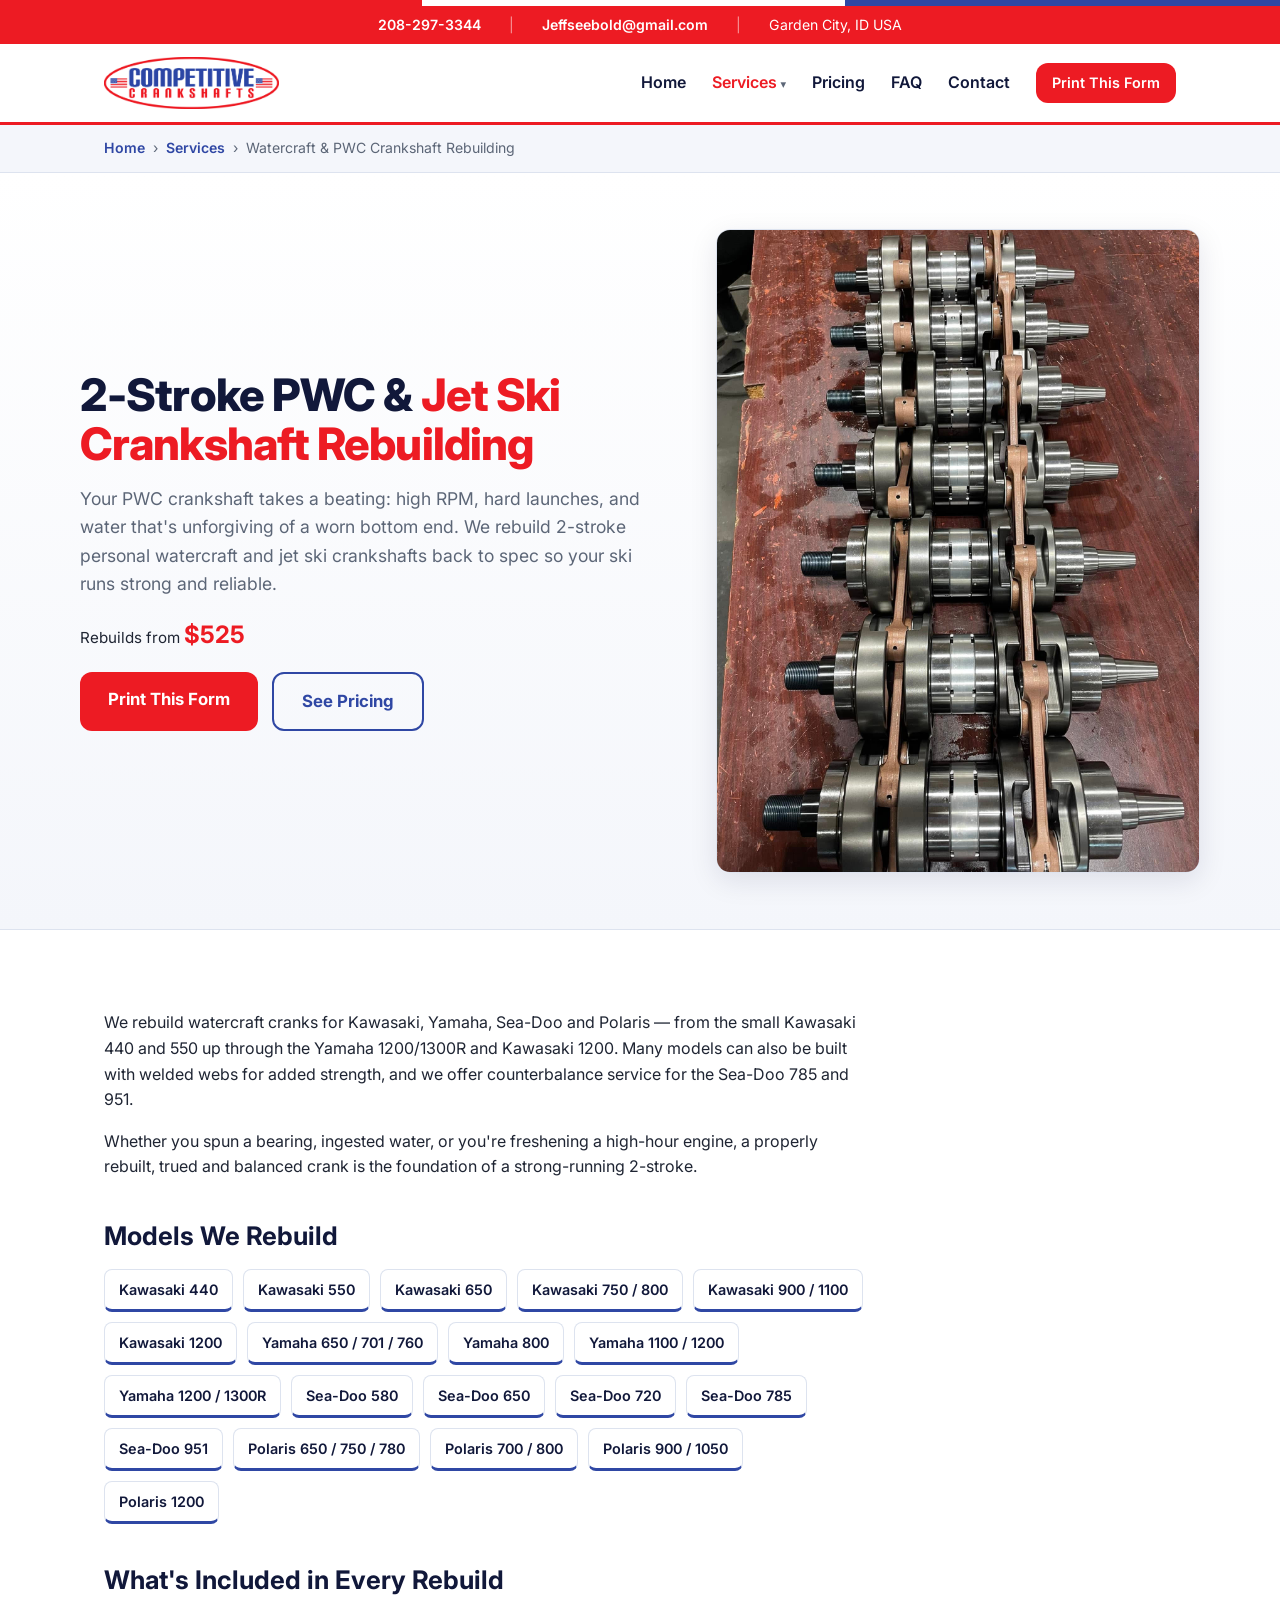
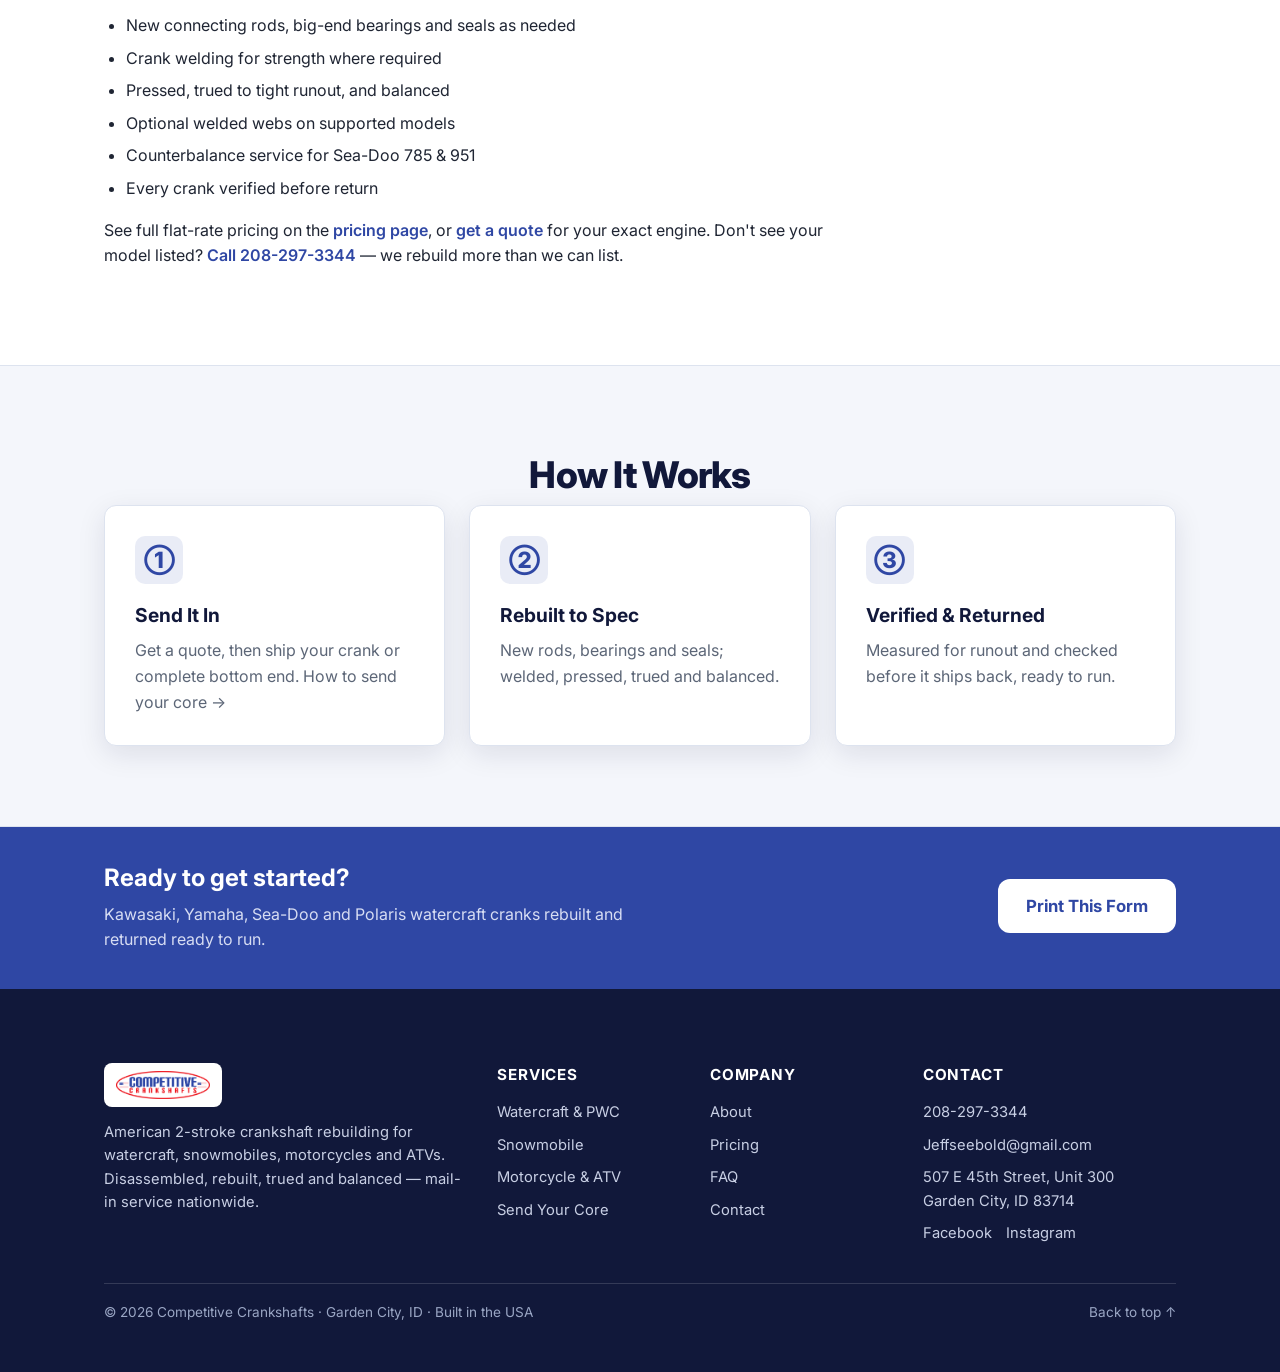
<file: watercraft.html>
<!DOCTYPE html>
<html lang="en">
<head>
  <meta charset="UTF-8" />
  <meta name="viewport" content="width=device-width, initial-scale=1.0" />
  <title>Watercraft & PWC Crankshaft Rebuilding — Competitive Crankshafts</title>
  <meta name="description" content="Professional 2-stroke crankshaft rebuilding for personal watercraft and jet skis — Kawasaki, Yamaha, Sea-Doo and Polaris. New bearings, seals, welding, truing and balancing. Mail-in nationwide." />
  <link rel="canonical" href="https://competitivecrankshafts.com/watercraft.html" />
  <meta name="robots" content="index, follow" />
  <meta property="og:site_name" content="Competitive Crankshafts" />
  <meta property="og:title" content="Watercraft & PWC Crankshaft Rebuilding — Competitive Crankshafts" />
  <meta property="og:description" content="Professional 2-stroke crankshaft rebuilding for personal watercraft and jet skis — Kawasaki, Yamaha, Sea-Doo and Polaris. New bearings, seals, welding, truing and balancing. Mail-in nationwide." />
  <meta property="og:type" content="website" />
  <meta property="og:url" content="https://competitivecrankshafts.com/watercraft.html" />
  <meta property="og:image" content="https://competitivecrankshafts.com/assets/img/bench-row.jpg" />
  <meta name="twitter:card" content="summary_large_image" />
  <meta name="twitter:title" content="Watercraft & PWC Crankshaft Rebuilding — Competitive Crankshafts" />
  <meta name="twitter:description" content="Professional 2-stroke crankshaft rebuilding for personal watercraft and jet skis — Kawasaki, Yamaha, Sea-Doo and Polaris. New bearings, seals, welding, truing and balancing. Mail-in nationwide." />
  <meta name="twitter:image" content="https://competitivecrankshafts.com/assets/img/bench-row.jpg" />
  <meta name="theme-color" content="#ed1b23" />
  <link rel="preconnect" href="https://fonts.googleapis.com" />
  <link rel="preconnect" href="https://fonts.gstatic.com" crossorigin />
  <link href="https://fonts.googleapis.com/css2?family=Inter:wght@400;500;600;700;800&display=swap" rel="stylesheet" />
  <link rel="stylesheet" href="css/styles.css" />
  <link rel="icon" href="assets/favicon.svg" type="image/svg+xml" />
  <link rel="manifest" href="site.webmanifest" />
  <script type="application/ld+json">{"@context": "https://schema.org", "@type": "Service", "name": "Watercraft & PWC Crankshaft Rebuilding", "description": "Professional 2-stroke crankshaft rebuilding for personal watercraft and jet skis \u2014 Kawasaki, Yamaha, Sea-Doo and Polaris. New bearings, seals, welding, truing and balancing. Mail-in nationwide.", "serviceType": "2-Stroke PWC & Jet Ski Crankshaft Rebuilding", "url": "https://competitivecrankshafts.com/watercraft.html", "provider": {"@id": "https://competitivecrankshafts.com/#business"}, "areaServed": {"@type": "Country", "name": "United States"}}</script>
  <script type="application/ld+json">{"@context": "https://schema.org", "@type": "BreadcrumbList", "itemListElement": [{"@type": "ListItem", "position": 1, "name": "Home", "item": "https://competitivecrankshafts.com/index.html"}, {"@type": "ListItem", "position": 2, "name": "Services"}, {"@type": "ListItem", "position": 3, "name": "Watercraft & PWC Crankshaft Rebuilding", "item": "https://competitivecrankshafts.com/watercraft.html"}]}</script>
</head>
<body>
  <div class="stripe"></div>
  <div class="topbar">
    <div class="container">
      <a href="tel:+12082973344">208-297-3344</a>
      <span class="sep">|</span>
      <a href="mailto:Jeffseebold@gmail.com">Jeffseebold@gmail.com</a>
      <span class="sep">|</span>
      <span>Garden City, ID USA</span>
    </div>
  </div>
  <header class="site-header" id="top">
    <div class="container nav">
      <a class="brand" href="index.html"><img src="assets/img/logo.png" alt="Competitive Crankshafts" width="1803" height="535" /></a>
      <nav class="nav-links" aria-label="Primary">
        <a href="index.html">Home</a>
        <span class="has-dropdown"><a href="watercraft.html" class="active">Services</a>
          <span class="dropdown-menu"><a href="watercraft.html">Watercraft & PWC</a><a href="snowmobile.html">Snowmobile</a><a href="motorcycle-atv.html">Motorcycle & ATV</a><a href="send-your-core.html">Send Your Core</a></span>
        </span>
        <a href="pricing.html">Pricing</a>
        <a href="faq.html">FAQ</a>
        <a href="index.html#contact">Contact</a>
        <a href="index.html#contact" class="btn btn-sm">Print This Form</a>
      </nav>
      <button class="nav-toggle" aria-label="Toggle menu" aria-expanded="false">
        <span></span><span></span><span></span>
      </button>
    </div>
  </header>
  <nav class="breadcrumb" aria-label="Breadcrumb"><div class="container"><ol><li><a href="index.html">Home</a></li><li><a href="watercraft.html">Services</a></li><li>Watercraft & PWC Crankshaft Rebuilding</li></ol></div></nav>
  <section class="svc-hero">
    <div class="container">
      <div>
        <h1>2-Stroke PWC & <span class="accent">Jet Ski Crankshaft Rebuilding</span></h1>
        <p>Your PWC crankshaft takes a beating: high RPM, hard launches, and water that's unforgiving of a worn bottom end. We rebuild 2-stroke personal watercraft and jet ski crankshafts back to spec so your ski runs strong and reliable.</p>
        <div class="from">Rebuilds from <b>$525</b></div>
        <div class="hero-cta" style="margin-top:18px">
          <a href="index.html#contact" class="btn btn-lg">Print This Form</a>
          <a href="pricing.html#watercraft" class="btn btn-lg btn-ghost">See Pricing</a>
        </div>
      </div>
      <div><img src="assets/img/bench-row.jpg" alt="Watercraft & PWC Crankshaft Rebuilding crankshaft rebuild" width="1536" height="2048" /></div>
    </div>
  </section>

  <section class="section">
    <div class="container">
      <div class="prose">
        <p>We rebuild watercraft cranks for Kawasaki, Yamaha, Sea-Doo and Polaris — from the small Kawasaki 440 and 550 up through the Yamaha 1200/1300R and Kawasaki 1200. Many models can also be built with welded webs for added strength, and we offer counterbalance service for the Sea-Doo 785 and 951.</p>
        <p>Whether you spun a bearing, ingested water, or you're freshening a high-hour engine, a properly rebuilt, trued and balanced crank is the foundation of a strong-running 2-stroke.</p>
        <h2>Models We Rebuild</h2>
        <div class="model-list"><span>Kawasaki 440</span><span>Kawasaki 550</span><span>Kawasaki 650</span><span>Kawasaki 750 / 800</span><span>Kawasaki 900 / 1100</span><span>Kawasaki 1200</span><span>Yamaha 650 / 701 / 760</span><span>Yamaha 800</span><span>Yamaha 1100 / 1200</span><span>Yamaha 1200 / 1300R</span><span>Sea-Doo 580</span><span>Sea-Doo 650</span><span>Sea-Doo 720</span><span>Sea-Doo 785</span><span>Sea-Doo 951</span><span>Polaris 650 / 750 / 780</span><span>Polaris 700 / 800</span><span>Polaris 900 / 1050</span><span>Polaris 1200</span></div>
        <h2>What's Included in Every Rebuild</h2>
        <ul><li>New connecting rods, big-end bearings and seals as needed</li><li>Crank welding for strength where required</li><li>Pressed, trued to tight runout, and balanced</li><li>Optional welded webs on supported models</li><li>Counterbalance service for Sea-Doo 785 & 951</li><li>Every crank verified before return</li></ul>
        <p>See full flat-rate pricing on the <a href="pricing.html#watercraft">pricing page</a>, or <a href="index.html#contact">get a quote</a> for your exact engine. Don't see your model listed? <a href="tel:+12082973344">Call 208-297-3344</a> — we rebuild more than we can list.</p>
      </div>
    </div>
  </section>

  <section class="section section-alt">
    <div class="container">
      <h2 class="section-title">How It Works</h2>
      <div class="grid grid-3">
        <article class="card"><div class="card-icon">①</div><h3>Send It In</h3><p>Get a quote, then ship your crank or complete bottom end. <a href="send-your-core.html">How to send your core →</a></p></article>
        <article class="card"><div class="card-icon">②</div><h3>Rebuilt to Spec</h3><p>New rods, bearings and seals; welded, pressed, trued and balanced.</p></article>
        <article class="card"><div class="card-icon">③</div><h3>Verified &amp; Returned</h3><p>Measured for runout and checked before it ships back, ready to run.</p></article>
      </div>
    </div>
  </section>

  <section class="workorder">
    <div class="container">
      <div><h3>Ready to get started?</h3><p>Kawasaki, Yamaha, Sea-Doo and Polaris watercraft cranks rebuilt and returned ready to run.</p></div>
      <a href="index.html#contact" class="btn btn-lg">Print This Form</a>
    </div>
  </section>

  <footer class="site-footer">
    <div class="container">
      <div class="footer-cols">
        <div>
          <div class="footer-brand"><img src="assets/img/logo.png" alt="Competitive Crankshafts" /></div>
          <p>American 2-stroke crankshaft rebuilding for watercraft, snowmobiles, motorcycles and ATVs. Disassembled, rebuilt, trued and balanced — mail-in service nationwide.</p>
        </div>
        <div>
          <h4>Services</h4>
          <a href="watercraft.html">Watercraft & PWC</a><a href="snowmobile.html">Snowmobile</a><a href="motorcycle-atv.html">Motorcycle & ATV</a><a href="send-your-core.html">Send Your Core</a>
        </div>
        <div>
          <h4>Company</h4>
          <a href="index.html#about">About</a>
          <a href="pricing.html">Pricing</a>
          <a href="faq.html">FAQ</a>
          <a href="index.html#contact">Contact</a>
        </div>
        <div>
          <h4>Contact</h4>
          <a href="tel:+12082973344">208-297-3344</a>
          <a href="mailto:Jeffseebold@gmail.com">Jeffseebold@gmail.com</a>
          <p>507 E 45th Street, Unit 300<br />Garden City, ID 83714</p>
          <p><!-- Add social links -->
            <a href="#" aria-label="Facebook" style="display:inline;margin-right:10px;">Facebook</a>
            <a href="#" aria-label="Instagram" style="display:inline;">Instagram</a>
          </p>
        </div>
      </div>
      <div class="footer-bottom">
        <span>&copy; <span id="year"></span> Competitive Crankshafts · Garden City, ID · Built in the USA</span>
        <a href="#top">Back to top ↑</a>
      </div>
    </div>
  </footer>

  <script src="js/main.js"></script>
</body>
</html>
</file>
<file: css/styles.css>
/* ===== Competitive Crankshafts — red / white / blue theme ===== */
:root {
  --blue: #2f47a4;        /* brand blue (from logo) */
  --blue-dark: #1f2f73;
  --red: #ed1b23;         /* brand red (from logo) */
  --red-dark: #c1141b;
  --navy: #11183a;        /* headings / text */
  --text: #1f2533;
  --muted: #5c6677;
  --bg: #ffffff;
  --bg-alt: #f4f6fb;      /* light blue-gray */
  --surface: #ffffff;
  --border: #dde3ef;
  --radius: 12px;
  --maxw: 1120px;
  --shadow: 0 8px 28px rgba(17,24,58,.10);
}

* { box-sizing: border-box; margin: 0; padding: 0; }
html { scroll-behavior: smooth; }
body {
  font-family: 'Inter', system-ui, -apple-system, Segoe UI, Roboto, sans-serif;
  background: var(--bg);
  color: var(--text);
  line-height: 1.6;
  -webkit-font-smoothing: antialiased;
}
.container { width: 100%; max-width: var(--maxw); margin: 0 auto; padding: 0 24px; }
a { color: inherit; text-decoration: none; }
img { max-width: 100%; height: auto; display: block; }

/* Buttons */
.btn {
  display: inline-block;
  background: var(--red);
  color: #fff;
  font-weight: 700;
  padding: 12px 22px;
  border-radius: var(--radius);
  border: none;
  cursor: pointer;
  transition: transform .15s ease, background .15s ease, box-shadow .15s ease;
  font-size: 1rem;
}
.btn:hover { background: var(--red-dark); transform: translateY(-2px); box-shadow: var(--shadow); }
.btn-sm { padding: 8px 16px; font-size: .9rem; }
.btn-lg { padding: 14px 28px; font-size: 1.05rem; }
.btn-blue { background: var(--blue); }
.btn-blue:hover { background: var(--blue-dark); }
.btn-ghost { background: transparent; border: 2px solid var(--blue); color: var(--blue); font-weight: 700; }
.btn-ghost:hover { background: var(--blue); color: #fff; }

/* Utility top bar */
.topbar { background: var(--red); color: #fff; font-size: .88rem; }
.topbar .container { display: flex; align-items: center; justify-content: center; gap: 28px; height: 38px; flex-wrap: wrap; }
.topbar a { color: #fff; font-weight: 600; }
.topbar a:hover { text-decoration: underline; }
.topbar .sep { opacity: .55; }
@media (max-width: 620px) { .topbar .container { gap: 14px; font-size: .78rem; } .topbar .sep { display: none; } }

/* Announcement strip */
.announce { background: var(--navy); color: #fff; text-align: center; font-size: .92rem; padding: 10px 16px; }
.announce strong { color: #ffd9db; }

/* Header */
.site-header {
  position: sticky; top: 0; z-index: 50;
  background: rgba(255,255,255,.95);
  backdrop-filter: blur(10px);
  border-bottom: 3px solid var(--red);
}
.nav { display: flex; align-items: center; justify-content: space-between; height: 78px; }
.brand img { height: 52px; width: auto; }
.nav-links { display: flex; align-items: center; gap: 26px; }
.nav-links a { color: var(--navy); font-weight: 600; transition: color .15s; }
.nav-links a:hover { color: var(--red); }
.nav-links a.btn { color: #fff; }
.nav-toggle { display: none; background: none; border: 0; cursor: pointer; flex-direction: column; gap: 5px; }
.nav-toggle span { width: 26px; height: 3px; background: var(--navy); display: block; border-radius: 2px; }

/* Hero */
.hero {
  position: relative;
  background: linear-gradient(180deg, var(--bg) 0%, var(--bg-alt) 100%);
  border-bottom: 1px solid var(--border);
  overflow: hidden;
}
.hero-grid { display: grid; grid-template-columns: 1.05fr .95fr; gap: 48px; align-items: center; padding: 80px 0 76px; }
.hero-flag { display: inline-block; font-weight: 700; color: var(--red); letter-spacing: .14em; font-size: .8rem; text-transform: uppercase; margin-bottom: 14px; }
.hero h1 { font-size: clamp(2.1rem, 4.6vw, 3.4rem); font-weight: 800; letter-spacing: -.025em; line-height: 1.08; color: var(--navy); }
.hero h1 .accent { color: var(--red); }
.hero-sub { color: var(--muted); font-size: 1.15rem; max-width: 560px; margin: 20px 0 0; }
.hero-cta { display: flex; gap: 14px; margin-top: 30px; flex-wrap: wrap; }
.hero-meta { color: var(--muted); margin-top: 20px; font-size: .92rem; }
.hero-photo { border-radius: 16px; box-shadow: var(--shadow); border: 1px solid var(--border); width: 100%; }

/* top accent stripe */
.stripe { height: 6px; background: linear-gradient(90deg, var(--red) 0 33%, #fff 33% 66%, var(--blue) 66% 100%); }

/* Sections */
.section { padding: 80px 0; }
.section-alt { background: var(--bg-alt); border-top: 1px solid var(--border); border-bottom: 1px solid var(--border); }
.section-title { font-size: clamp(1.7rem, 3.5vw, 2.3rem); font-weight: 800; letter-spacing: -.02em; text-align: center; color: var(--navy); }
.section-title.left { text-align: left; }
.section-lead { color: var(--muted); text-align: center; max-width: 660px; margin: 14px auto 48px; font-size: 1.08rem; }

/* Grid + cards */
.grid { display: grid; gap: 24px; }
.grid-3 { grid-template-columns: repeat(3, 1fr); }
.card {
  background: var(--surface);
  border: 1px solid var(--border);
  border-radius: var(--radius);
  padding: 30px;
  box-shadow: var(--shadow);
  transition: transform .15s ease, border-color .15s ease;
}
.card:hover { transform: translateY(-4px); border-color: var(--blue); }
.card-icon {
  width: 48px; height: 48px; border-radius: 10px;
  display: grid; place-items: center;
  background: rgba(47,71,164,.10); color: var(--blue);
  font-size: 1.4rem; font-weight: 800; margin-bottom: 16px;
}
.card h3 { font-size: 1.2rem; margin-bottom: 8px; color: var(--navy); }
.card p { color: var(--muted); }
.card .brands { margin-top: 12px; font-size: .85rem; color: var(--blue); font-weight: 600; }

/* Category cards (Crank Works style: photo on top, body below, price + button) */
.cat-grid { display: grid; grid-template-columns: repeat(3, 1fr); gap: 24px; }
.cat-card {
  background: var(--surface); border: 1px solid var(--border); border-radius: var(--radius);
  overflow: hidden; box-shadow: var(--shadow); display: flex; flex-direction: column;
  transition: transform .15s ease, border-color .15s ease;
}
.cat-card:hover { transform: translateY(-4px); border-color: var(--red); }
.cat-card .photo { aspect-ratio: 4/3; width: 100%; object-fit: cover; border-bottom: 3px solid var(--blue); }
.cat-card .body { padding: 22px 24px 26px; display: flex; flex-direction: column; flex: 1; }
.cat-card h3 { font-size: 1.25rem; color: var(--navy); margin-bottom: 6px; }
.cat-card p { color: var(--muted); font-size: .95rem; margin-bottom: 12px; }
.cat-card .brands { font-size: .82rem; color: var(--blue); font-weight: 600; margin-bottom: 16px; }
.cat-card .from { font-size: .85rem; color: var(--muted); margin-top: auto; }
.cat-card .from b { color: var(--red); font-size: 1.35rem; font-weight: 800; display: block; line-height: 1.1; }
.cat-card .btn { margin-top: 14px; text-align: center; }

/* Brands serviced row */
.brand-row { display: flex; flex-wrap: wrap; gap: 12px; justify-content: center; }
.brand-chip {
  background: #fff; border: 1px solid var(--border); border-radius: 999px;
  padding: 9px 20px; font-weight: 700; color: var(--navy); box-shadow: var(--shadow);
  font-size: .95rem;
}
.brand-chip:nth-child(odd) { border-bottom: 3px solid var(--red); }
.brand-chip:nth-child(even) { border-bottom: 3px solid var(--blue); }

/* Work order callout */
.workorder { background: var(--blue); color: #fff; }
.workorder .container { display: flex; align-items: center; justify-content: space-between; gap: 24px; padding: 32px 24px; flex-wrap: wrap; }
.workorder h3 { font-size: 1.5rem; margin-bottom: 4px; }
.workorder p { color: #d7ddf3; max-width: 560px; }
.workorder .btn { background: #fff; color: var(--blue); }
.workorder .btn:hover { background: #f0f2ff; }

/* Social */
.social { display: flex; gap: 14px; }
.social a { color: #fff; border: 1px solid rgba(255,255,255,.4); border-radius: 8px; padding: 6px 12px; font-weight: 600; font-size: .85rem; }
.social a:hover { background: var(--red); border-color: var(--red); }

/* Gallery */
.gallery { display: grid; grid-template-columns: repeat(4, 1fr); gap: 14px; }
.gallery img { border-radius: 10px; border: 1px solid var(--border); aspect-ratio: 1/1; object-fit: cover; width: 100%; box-shadow: var(--shadow); }
.gallery img.wide { grid-column: span 2; aspect-ratio: 2/1; }

/* About */
.about-inner { display: grid; grid-template-columns: 1.4fr 1fr; gap: 56px; align-items: center; }
.about-text p { color: var(--muted); margin-bottom: 16px; }
.checklist { list-style: none; margin-top: 8px; }
.checklist li { padding-left: 30px; position: relative; margin-bottom: 10px; color: var(--text); }
.checklist li::before { content: "✓"; position: absolute; left: 0; color: var(--red); font-weight: 800; }
.about-stats { display: grid; gap: 18px; }
.stat { background: var(--surface); border: 1px solid var(--border); border-top: 4px solid var(--blue); border-radius: var(--radius); padding: 22px; text-align: center; box-shadow: var(--shadow); }
.stat:nth-child(2) { border-top-color: var(--red); }
.stat-num { display: block; font-size: 1.7rem; font-weight: 800; color: var(--navy); }
.stat-label { color: var(--muted); font-size: .95rem; }

/* Pricing teaser / table */
.price-cta { text-align: center; }
.table-wrap { overflow-x: auto; border: 1px solid var(--border); border-radius: var(--radius); box-shadow: var(--shadow); }
table.price { width: 100%; border-collapse: collapse; background: #fff; }
table.price caption { text-align: left; font-weight: 800; color: #fff; background: var(--blue); padding: 14px 18px; font-size: 1.1rem; }
table.price th, table.price td { padding: 11px 18px; text-align: left; border-bottom: 1px solid var(--border); }
table.price th { background: var(--bg-alt); color: var(--navy); font-size: .82rem; text-transform: uppercase; letter-spacing: .04em; }
table.price td.price-col { text-align: right; font-weight: 700; color: var(--blue); white-space: nowrap; }
table.price tr:last-child td { border-bottom: none; }
table.price tbody tr:hover { background: #fbfcff; }
.price-note { color: var(--muted); font-size: .9rem; margin-top: 14px; }

/* Contact */
.contact-grid { display: grid; grid-template-columns: 1.3fr 1fr; gap: 48px; }
.field { margin-bottom: 18px; display: flex; flex-direction: column; gap: 6px; }
.field label { font-weight: 600; font-size: .95rem; color: var(--navy); }
.field input, .field textarea {
  background: #fff; border: 1px solid var(--border); border-radius: 10px;
  padding: 12px 14px; color: var(--text); font: inherit; resize: vertical;
}
.field input:focus, .field textarea:focus { outline: 2px solid var(--blue); border-color: transparent; }
.form-note { margin-top: 12px; color: var(--muted); font-size: .9rem; min-height: 1.2em; }

/* Mail-in print form — tighter, tidier */
#ship-form { background: var(--bg-alt); border: 1px solid var(--border); border-radius: var(--radius); padding: 22px 24px; }
#ship-form .field { margin-bottom: 12px; gap: 4px; }
#ship-form label { font-size: .78rem; font-weight: 700; color: var(--muted); text-transform: uppercase; letter-spacing: .03em; }
#ship-form input, #ship-form textarea { padding: 8px 11px; font-size: .95rem; border-radius: 8px; line-height: 1.35; }
#ship-form textarea { min-height: unset; }
#ship-form .btn { margin-top: 6px; }
#ship-form .form-note { margin-top: 10px; font-size: .85rem; }
.contact-details { background: var(--bg-alt); border: 1px solid var(--border); border-radius: var(--radius); padding: 30px; }
.contact-details h3 { margin-bottom: 14px; color: var(--navy); }
.contact-details p { color: var(--text); margin-bottom: 12px; }
.contact-details a { color: var(--blue); font-weight: 600; }

/* Footer */
.site-footer { border-top: 4px solid var(--blue); padding: 30px 0; background: var(--navy); color: #c8cfe4; }
.footer-inner { display: flex; justify-content: space-between; align-items: center; gap: 16px; font-size: .9rem; flex-wrap: wrap; }
.footer-inner a { color: #fff; }
.footer-inner a:hover { color: var(--red); }

/* Page header (pricing) */
.page-hero { background: var(--bg-alt); border-bottom: 1px solid var(--border); padding: 60px 0; text-align: center; }
.page-hero h1 { color: var(--navy); font-size: clamp(2rem,4vw,2.8rem); font-weight: 800; }
.page-hero p { color: var(--muted); margin-top: 12px; }

/* Print header (only shows when printing the form) */
.print-head { display: none; }

/* Print: show only the mail-in form, clean for handwriting */
@media print {
  body * { visibility: hidden; }
  #contact, #contact * { visibility: visible; }
  #contact { position: absolute; left: 0; top: 0; width: 100%; padding: 0; }
  #contact .container { max-width: 100%; padding: 0 12px; }
  .no-print, .no-print * { display: none !important; visibility: hidden !important; }
  .section-title, .section-lead { text-align: left !important; color: #000 !important; }
  .contact-grid { display: block !important; }
  .print-head { display: flex !important; align-items: center; gap: 16px; margin-bottom: 22px; padding-bottom: 14px; border-bottom: 2px solid #000; color: #000; }
  .print-head img { height: 58px; width: auto; }
  .field { margin-bottom: 18px; }
  .field label { color: #000 !important; font-weight: 700; }
  .field input, .field textarea { border: 1px solid #000 !important; background: #fff !important; min-height: 30px; }
  @page { margin: 1.5cm; }
}

/* Nav dropdown */
.has-dropdown { position: relative; }
.has-dropdown > a::after { content: " ▾"; font-size: .7em; color: var(--muted); }
.dropdown-menu {
  position: absolute; top: 100%; left: 0; min-width: 230px;
  background: #fff; border: 1px solid var(--border); border-top: 3px solid var(--red);
  border-radius: 0 0 10px 10px; box-shadow: var(--shadow);
  padding: 8px; display: none; flex-direction: column; gap: 2px; z-index: 60;
}
.dropdown-menu a { padding: 9px 12px; border-radius: 8px; color: var(--navy); font-weight: 600; font-size: .95rem; }
.dropdown-menu a:hover { background: var(--bg-alt); color: var(--red); }
.has-dropdown:hover .dropdown-menu, .has-dropdown:focus-within .dropdown-menu { display: flex; }
.nav-links a.active { color: var(--red); }

/* Breadcrumb */
.breadcrumb { background: var(--bg-alt); border-bottom: 1px solid var(--border); }
.breadcrumb ol { list-style: none; display: flex; flex-wrap: wrap; gap: 8px; padding: 12px 0; font-size: .88rem; color: var(--muted); }
.breadcrumb a { color: var(--blue); font-weight: 600; }
.breadcrumb li::after { content: "›"; margin-left: 8px; color: var(--muted); }
.breadcrumb li:last-child::after { content: ""; }

/* Service page hero */
.svc-hero { background: linear-gradient(180deg, var(--bg) 0%, var(--bg-alt) 100%); border-bottom: 1px solid var(--border); }
.svc-hero .container { display: grid; grid-template-columns: 1.1fr .9fr; gap: 44px; align-items: center; padding: 56px 0; }
.svc-hero h1 { font-size: clamp(1.9rem, 4vw, 2.8rem); font-weight: 800; color: var(--navy); letter-spacing: -.02em; line-height: 1.1; }
.svc-hero h1 .accent { color: var(--red); }
.svc-hero p { color: var(--muted); font-size: 1.1rem; margin: 16px 0 0; }
.svc-hero .from { margin-top: 18px; font-size: .95rem; color: var(--text); }
.svc-hero .from b { color: var(--red); font-size: 1.5rem; }
.svc-hero img { border-radius: 14px; box-shadow: var(--shadow); border: 1px solid var(--border); }

/* Prose blocks */
.prose { max-width: 760px; }
.prose p { color: var(--text); margin-bottom: 16px; }
.prose h2 { color: var(--navy); font-size: 1.6rem; margin: 36px 0 12px; }
.prose h3 { color: var(--navy); font-size: 1.2rem; margin: 24px 0 8px; }
.prose ul { margin: 0 0 16px 22px; color: var(--text); }
.prose li { margin-bottom: 7px; }
.prose a { color: var(--blue); font-weight: 600; }

/* Model list */
.model-list { display: flex; flex-wrap: wrap; gap: 10px; margin: 8px 0 24px; }
.model-list span {
  background: #fff; border: 1px solid var(--border); border-bottom: 3px solid var(--blue);
  border-radius: 8px; padding: 8px 14px; font-weight: 600; font-size: .9rem; color: var(--navy);
}

/* FAQ accordion (no-JS via <details>) */
.faq-list { max-width: 820px; margin: 0 auto; }
.faq-item { background: #fff; border: 1px solid var(--border); border-radius: var(--radius); margin-bottom: 12px; box-shadow: var(--shadow); overflow: hidden; }
.faq-item summary { cursor: pointer; padding: 18px 22px; font-weight: 700; color: var(--navy); list-style: none; display: flex; justify-content: space-between; gap: 16px; }
.faq-item summary::-webkit-details-marker { display: none; }
.faq-item summary::after { content: "+"; color: var(--red); font-size: 1.4rem; line-height: 1; }
.faq-item[open] summary::after { content: "−"; }
.faq-item .answer { padding: 0 22px 20px; color: var(--text); }
.faq-item .answer a { color: var(--blue); font-weight: 600; }

/* Map */
.map-embed { border: 1px solid var(--border); border-radius: var(--radius); overflow: hidden; box-shadow: var(--shadow); }
.map-embed iframe { display: block; width: 100%; height: 320px; border: 0; }

/* Local block */
.local-grid { display: grid; grid-template-columns: 1fr 1fr; gap: 40px; align-items: center; }
.local-grid h2 { text-align: left; }

/* Footer columns */
.footer-cols { display: grid; grid-template-columns: 2fr 1fr 1fr 1.4fr; gap: 32px; padding: 44px 0 28px; }
.footer-cols h4 { color: #fff; font-size: .95rem; margin-bottom: 14px; text-transform: uppercase; letter-spacing: .05em; }
.footer-cols a, .footer-cols p { color: #c8cfe4; font-size: .92rem; display: block; margin-bottom: 9px; }
.footer-cols a:hover { color: #fff; }
.footer-brand img { height: 44px; background: #fff; padding: 8px 12px; border-radius: 8px; margin-bottom: 14px; }
.footer-bottom { border-top: 1px solid rgba(255,255,255,.15); padding: 18px 0; display: flex; justify-content: space-between; align-items: center; gap: 16px; flex-wrap: wrap; font-size: .85rem; color: #9aa6c4; }

/* Responsive */
@media (max-width: 900px) {
  .grid-3, .cat-grid { grid-template-columns: 1fr; }
  .workorder .container { flex-direction: column; align-items: flex-start; }
  .svc-hero .container, .local-grid { grid-template-columns: 1fr; gap: 28px; }
  .footer-cols { grid-template-columns: 1fr 1fr; gap: 24px; }
  .has-dropdown .dropdown-menu { position: static; display: flex; box-shadow: none; border: 0; border-top: 0; padding: 6px 0 6px 14px; min-width: 0; }
  .has-dropdown > a::after { content: ""; }
  .about-inner, .contact-grid, .hero-grid { grid-template-columns: 1fr; gap: 32px; }
  .hero-grid { padding: 50px 0; }
  .gallery { grid-template-columns: repeat(2, 1fr); }
  .gallery img.wide { grid-column: span 2; }
  .nav-links { display: none; }
  .nav-toggle { display: flex; }
  .nav-links.open {
    display: flex; flex-direction: column; align-items: flex-start; gap: 16px;
    position: absolute; top: 78px; left: 0; right: 0;
    background: #fff; border-bottom: 3px solid var(--red); padding: 20px 24px;
  }
}
</file>
